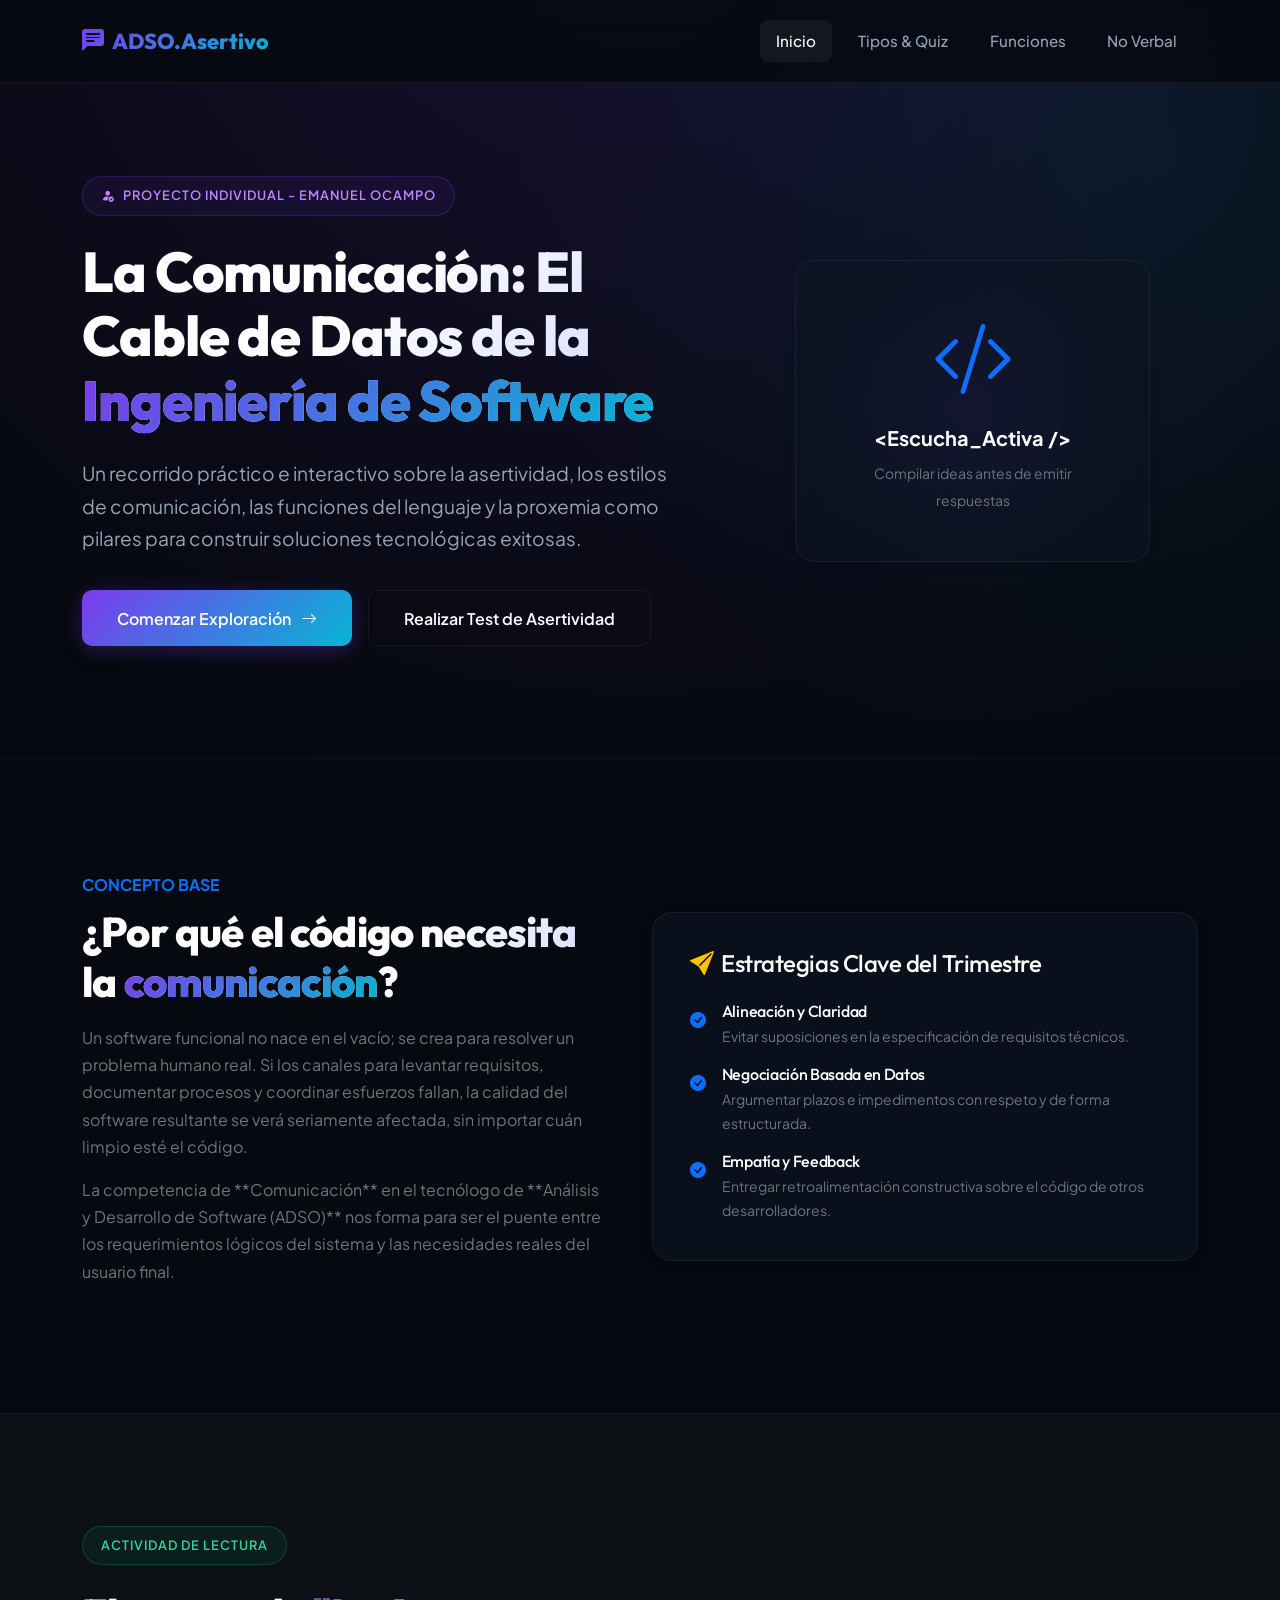
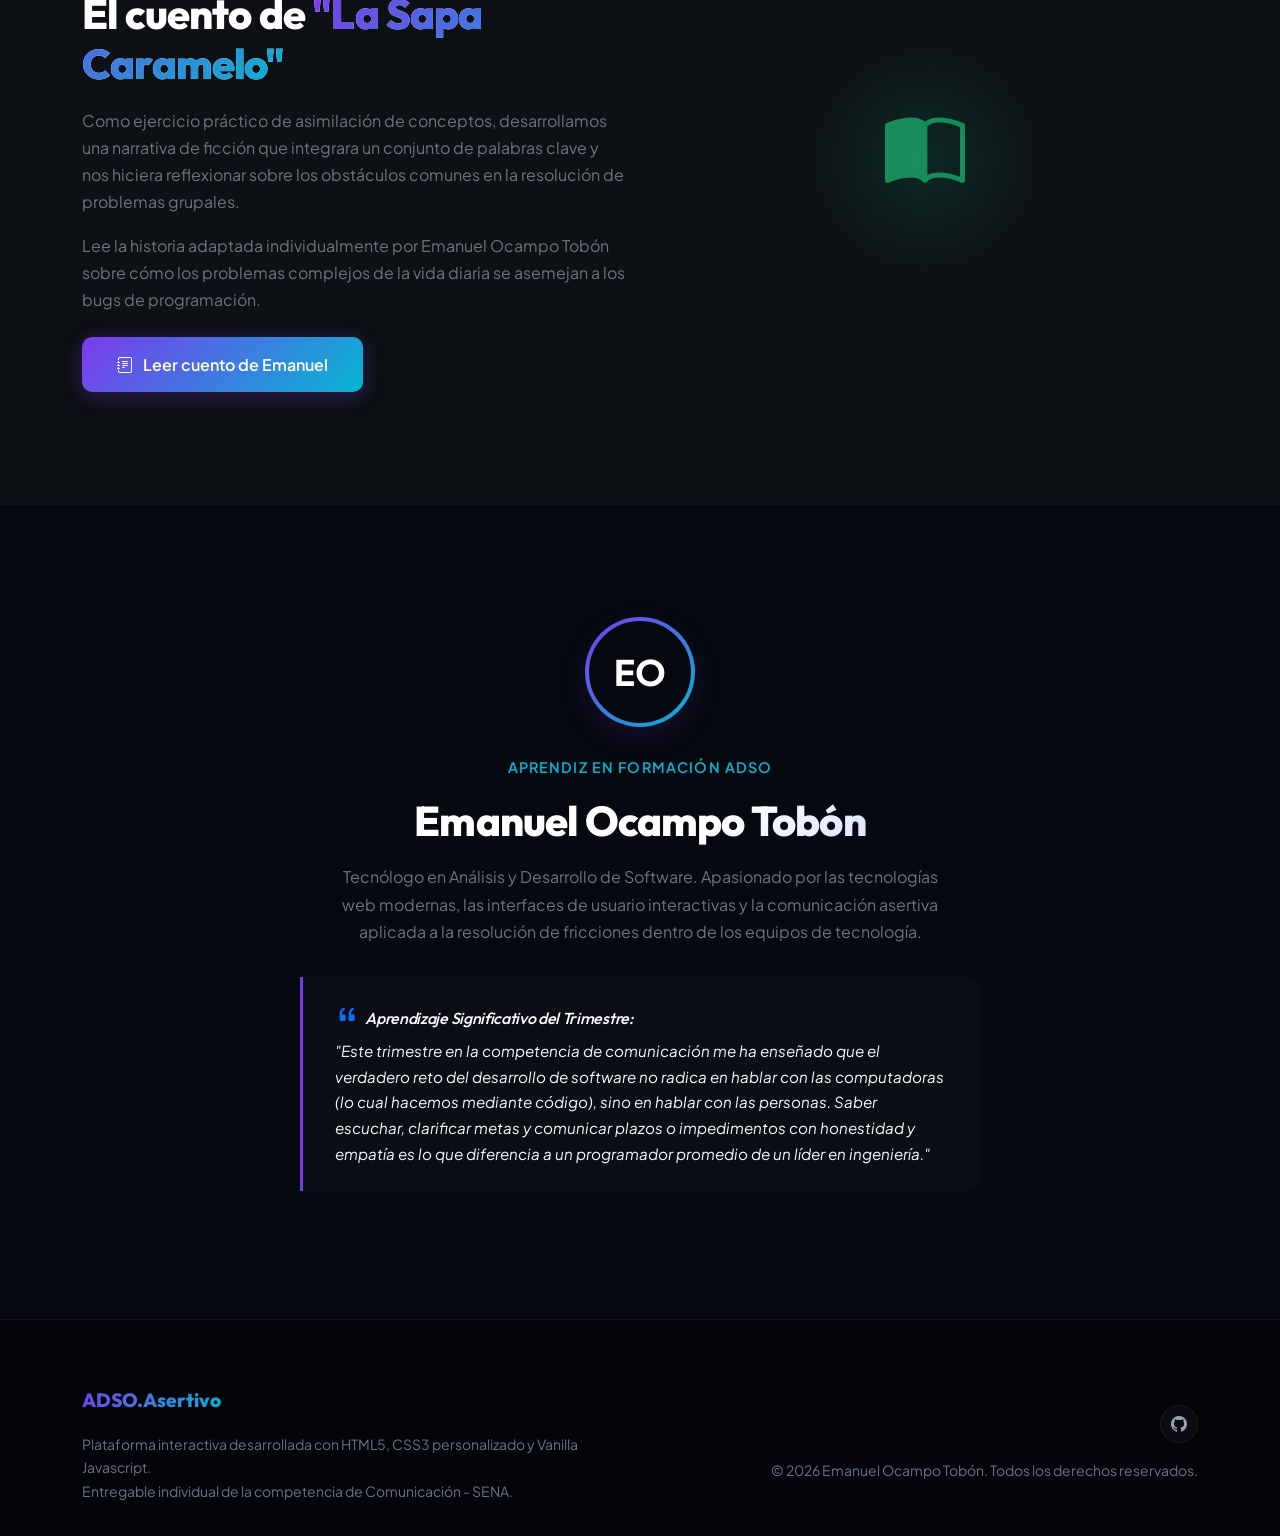
<file: index.html>
<!DOCTYPE html>
<html lang="es">
<head>
  <meta charset="UTF-8">
  <meta name="viewport" content="width=device-width, initial-scale=1.0">
  <meta name="description" content="Portal interactivo de Comunicación Asertiva en ADSO de Emanuel Ocampo Tobón. Evidencias, reflexiones y herramientas dinámicas sobre comunicación.">
  <meta name="author" content="Emanuel Ocampo Tobón">
  <title>Comunicación Asertiva en ADSO | Portal de Emanuel Ocampo</title>

  <!-- Google Fonts (Outfit & Plus Jakarta Sans) -->
  <link href="https://fonts.googleapis.com/css2?family=Outfit:wght@300;400;500;600;700;800&family=Plus+Jakarta+Sans:ital,wght@0,300;0,400;0,500;0,600;0,700;1,400&display=swap" rel="stylesheet">
  <!-- Bootstrap 5 CSS -->
  <link href="https://cdn.jsdelivr.net/npm/bootstrap@5.3.3/dist/css/bootstrap.min.css" rel="stylesheet">
  <!-- Bootstrap Icons -->
  <link href="https://cdn.jsdelivr.net/npm/bootstrap-icons@1.11.3/font/bootstrap-icons.min.css" rel="stylesheet">
  <!-- Custom Premium Styles -->
  <link href="css/main.css" rel="stylesheet">
</head>
<body>

  <!-- ==========================================================================
       NAVBAR
       ========================================================================== -->
  <nav class="navbar navbar-expand-lg navbar-dark fixed-top custom-navbar" id="main-nav">
    <div class="container">
      <a class="navbar-brand" href="index.html">
        <i class="bi bi-chat-left-text-fill text-primary"></i> ADSO.Asertivo
      </a>
      <button class="navbar-toggler" type="button" data-bs-toggle="collapse" data-bs-target="#navbarNav" aria-controls="navbarNav" aria-expanded="false" aria-label="Toggle navigation">
        <span class="navbar-toggler-icon"></span>
      </button>
      <div class="collapse navbar-collapse" id="navbarNav">
        <ul class="navbar-nav ms-auto">
          <li class="nav-item">
            <a class="nav-link" href="index.html">Inicio</a>
          </li>
          <li class="nav-item">
            <a class="nav-link" href="tipos-comunicacion.html">Tipos & Quiz</a>
          </li>
          <li class="nav-item">
            <a class="nav-link" href="funciones-lenguaje.html">Funciones</a>
          </li>
          <li class="nav-item">
            <a class="nav-link" href="comunicacion-no-verbal.html">No Verbal</a>
          </li>
        </ul>
      </div>
    </div>
  </nav>

  <!-- ==========================================================================
       HERO SECTION
       ========================================================================== -->
  <header class="hero-section d-flex align-items-center">
    <div class="container">
      <div class="row align-items-center">
        <div class="col-lg-7">
          <span class="badge-tech">
            <i class="bi bi-person-fill-check"></i> Proyecto Individual - Emanuel Ocampo
          </span>
          <h1 class="hero-title">
            La Comunicación: El Cable de Datos de la <span>Ingeniería de Software</span>
          </h1>
          <p class="hero-subtitle">
            Un recorrido práctico e interactivo sobre la asertividad, los estilos de comunicación, las funciones del lenguaje y la proxemia como pilares para construir soluciones tecnológicas exitosas.
          </p>
          <div class="d-flex flex-wrap gap-3">
            <a href="#introduccion" class="btn-premium">Comenzar Exploración <i class="bi bi-arrow-right"></i></a>
            <a href="tipos-comunicacion.html" class="btn-outline-premium">Realizar Test de Asertividad</a>
          </div>
        </div>
        <div class="col-lg-5 d-none d-lg-block">
          <div class="position-relative p-5">
            <!-- Glowing accent circle -->
            <div class="position-absolute top-50 start-50 translate-middle" style="width: 320px; height: 320px; background: radial-gradient(circle, rgba(124,58,237,0.18) 0%, rgba(0,0,0,0) 70%);"></div>
            <div class="glass-card text-center p-5">
              <i class="bi bi-code-slash display-1 text-primary mb-3 d-block"></i>
              <span class="fs-5 fw-bold text-white d-block mb-1">&lt;Escucha_Activa /&gt;</span>
              <span class="text-secondary small">Compilar ideas antes de emitir respuestas</span>
            </div>
          </div>
        </div>
      </div>
    </div>
  </header>

  <!-- ==========================================================================
       INTRODUCCION
       ========================================================================== -->
  <section id="introduccion" class="section-padding border-top border-secondary border-opacity-10">
    <div class="container">
      <div class="row align-items-center">
        <div class="col-md-6 mb-5 mb-md-0">
          <div class="pe-md-4">
            <span class="text-primary fw-bold text-uppercase tracking-wider">Concepto Base</span>
            <h2 class="section-title mt-2">¿Por qué el código necesita la <span>comunicación</span>?</h2>
            <p class="text-secondary mt-3">
              Un software funcional no nace en el vacío; se crea para resolver un problema humano real. Si los canales para levantar requisitos, documentar procesos y coordinar esfuerzos fallan, la calidad del software resultante se verá seriamente afectada, sin importar cuán limpio esté el código.
            </p>
            <p class="text-secondary">
              La competencia de **Comunicación** en el tecnólogo de **Análisis y Desarrollo de Software (ADSO)** nos forma para ser el puente entre los requerimientos lógicos del sistema y las necesidades reales del usuario final.
            </p>
          </div>
        </div>
        <div class="col-md-6">
          <div class="glass-card">
            <h3 class="h4 text-white mb-4"><i class="bi bi-send-fill text-warning me-2"></i>Estrategias Clave del Trimestre</h3>
            <ul class="list-unstyled d-flex flex-column gap-3 mb-0">
              <li class="d-flex align-items-start">
                <i class="bi bi-check-circle-fill text-primary me-3 mt-1"></i>
                <div>
                  <h4 class="h6 text-white mb-1">Alineación y Claridad</h4>
                  <p class="text-secondary small mb-0">Evitar suposiciones en la especificación de requisitos técnicos.</p>
                </div>
              </li>
              <li class="d-flex align-items-start">
                <i class="bi bi-check-circle-fill text-primary me-3 mt-1"></i>
                <div>
                  <h4 class="h6 text-white mb-1">Negociación Basada en Datos</h4>
                  <p class="text-secondary small mb-0">Argumentar plazos e impedimentos con respeto y de forma estructurada.</p>
                </div>
              </li>
              <li class="d-flex align-items-start">
                <i class="bi bi-check-circle-fill text-primary me-3 mt-1"></i>
                <div>
                  <h4 class="h6 text-white mb-1">Empatía y Feedback</h4>
                  <p class="text-secondary small mb-0">Entregar retroalimentación constructiva sobre el código de otros desarrolladores.</p>
                </div>
              </li>
            </ul>
          </div>
        </div>
      </div>
    </div>
  </section>

  <!-- ==========================================================================
       LA SAPA CARAMELO (MODAL READER)
       ========================================================================== -->
  <section id="sapa-caramelo" class="section-padding bg-dark bg-opacity-25 border-top border-secondary border-opacity-10">
    <div class="container">
      <div class="row align-items-center">
        <div class="col-lg-6 order-lg-2 mb-5 mb-lg-0 text-center">
          <div class="position-relative d-inline-block">
            <div class="position-absolute top-50 start-50 translate-middle" style="width: 250px; height: 250px; background: radial-gradient(circle, rgba(16,185,129,0.15) 0%, rgba(0,0,0,0) 70%);"></div>
            <i class="bi bi-book-half text-success display-1 mb-3 d-block"></i>
          </div>
        </div>
        <div class="col-lg-6 order-lg-1">
          <span class="badge-tech" style="background: rgba(16,185,129,0.08); border-color: rgba(16,185,129,0.25); color: #34d399;">Actividad de Lectura</span>
          <h2 class="section-title">El cuento de <span>"La Sapa Caramelo"</span></h2>
          <p class="text-secondary mt-3">
            Como ejercicio práctico de asimilación de conceptos, desarrollamos una narrativa de ficción que integrara un conjunto de palabras clave y nos hiciera reflexionar sobre los obstáculos comunes en la resolución de problemas grupales.
          </p>
          <p class="text-secondary mb-4">
            Lee la historia adaptada individualmente por Emanuel Ocampo Tobón sobre cómo los problemas complejos de la vida diaria se asemejan a los bugs de programación.
          </p>
          <button class="btn-premium" data-bs-toggle="modal" data-bs-target="#cuentoModal">
            <i class="bi bi-journal-text"></i> Leer cuento de Emanuel
          </button>
        </div>
      </div>
    </div>
  </section>

  <!-- ==========================================================================
       AUTOR / APRENDIZ EN FORMACIÓN
       ========================================================================== -->
  <section id="autor" class="section-padding border-top border-secondary border-opacity-10">
    <div class="container">
      <div class="author-card">
        <div class="author-avatar-container">
          <div class="author-avatar">EO</div>
        </div>
        <span class="author-role">Aprendiz en Formación ADSO</span>
        <h2 class="section-title">Emanuel Ocampo Tobón</h2>
        <p class="text-secondary mx-auto" style="max-width: 600px;">
          Tecnólogo en Análisis y Desarrollo de Software. Apasionado por las tecnologías web modernas, las interfaces de usuario interactivas y la comunicación asertiva aplicada a la resolución de fricciones dentro de los equipos de tecnología.
        </p>
        <blockquote class="reflection-blockquote mx-auto" style="max-width: 700px;">
          <h4 class="h6 text-white mb-2"><i class="bi bi-quote text-primary fs-4 me-1"></i> Aprendizaje Significativo del Trimestre:</h4>
          "Este trimestre en la competencia de comunicación me ha enseñado que el verdadero reto del desarrollo de software no radica en hablar con las computadoras (lo cual hacemos mediante código), sino en hablar con las personas. Saber escuchar, clarificar metas y comunicar plazos o impedimentos con honestidad y empatía es lo que diferencia a un programador promedio de un líder en ingeniería."
        </blockquote>
      </div>
    </div>
  </section>

  <!-- ==========================================================================
       CUENTO MODAL
       ========================================================================== -->
  <div class="modal fade" id="cuentoModal" tabindex="-1" aria-labelledby="cuentoModalLabel" aria-hidden="true">
    <div class="modal-dialog modal-dialog-centered modal-lg">
      <div class="modal-content custom-modal-content">
        <div class="modal-header custom-modal-header">
          <h5 class="modal-title modal-title-custom" id="cuentoModalLabel">
            <i class="bi bi-book me-2 text-success"></i> La Sapa Caramelo — Por Emanuel Ocampo
          </h5>
          <button type="button" class="btn-close btn-close-white" data-bs-dismiss="modal" aria-label="Close"></button>
        </div>
        <div class="modal-body custom-modal-body">
          <p class="lead text-white mb-3">La sapa Caramelo y la lógica del entorno</p>
          <p>
            La sapa Caramelo estaba pensativa en la cima del peñasco más alto a la orilla del río Cauca. Con la brisa fría del atardecer, un molesto <strong class="text-warning">moco</strong> comenzó a incomodarla, haciéndola reflexionar sobre lo vulnerable que es el bienestar ante los cambios repentinos del entorno.
          </p>
          <p>
            Mientras esperaba a su compañero de equipo para revisar el diseño del software que debían presentar, se entretuvo usando una pequeña <strong class="text-warning">estaca</strong> de madera para trazar diagramas de flujo improvisados en el suelo húmedo y lodoso.
          </p>
          <p>
            Al intentar ponerse de pie para recibir a su colega, notó un <strong class="text-warning">nudo</strong> ciego e intrincado en los cordones de sus botas. Era un obstáculo simple pero sumamente frustrante, idéntico a un bug inesperado en un compilador que detiene toda la ejecución de un programa por un error de sintaxis menor.
          </p>
          <p>
            Para calmar la impaciencia, sacó una botella de refresco, batallando un buen rato con la <strong class="text-warning">tapa</strong> hermética que parecía haberse atascado, hasta que logró destaparla aplicando fuerza y técnica.
          </p>
          <p>
            Finalmente, sentada en la roca contemplando la corriente constante del río, sintió la viva <strong class="text-warning">esperanza</strong> de que, al igual que los nudos rebeldes y las tapas duras, todos los problemas de la vida cotidiana y el desarrollo de software se pueden resolver con paciencia, lógica estructurada y una comunicación clara y asertiva.
          </p>
        </div>
        <div class="modal-footer custom-modal-footer">
          <button type="button" class="btn-outline-premium" data-bs-dismiss="modal">Cerrar</button>
        </div>
      </div>
    </div>
  </div>

  <!-- ==========================================================================
       FOOTER
       ========================================================================== -->
  <footer class="custom-footer">
    <div class="container">
      <div class="row align-items-center justify-content-between">
        <div class="col-md-6 text-center text-md-start mb-4 mb-md-0">
          <span class="footer-brand">ADSO.Asertivo</span>
          <p class="small mb-0">
            Plataforma interactiva desarrollada con HTML5, CSS3 personalizado y Vanilla Javascript.<br>
            Entregable individual de la competencia de Comunicación - SENA.
          </p>
        </div>
        <div class="col-md-6 text-center text-md-end">
          <div class="d-flex justify-content-center justify-content-md-end gap-3 mb-3">
            <a href="https://github.com/ocampotobonemanuel5-SVG" target="_blank" class="social-circle-btn" title="GitHub de Emanuel Ocampo">
              <i class="bi bi-github"></i>
            </a>
          </div>
          <p class="small mb-0">
            &copy; 2026 Emanuel Ocampo Tobón. Todos los derechos reservados.
          </p>
        </div>
      </div>
    </div>
  </footer>

  <!-- Bootstrap 5 JS Bundle with Popper -->
  <script src="https://cdn.jsdelivr.net/npm/bootstrap@5.3.3/dist/js/bootstrap.bundle.min.js"></script>
  <!-- Custom JS logic -->
  <script src="js/main.js"></script>
</body>
</html>
</file>
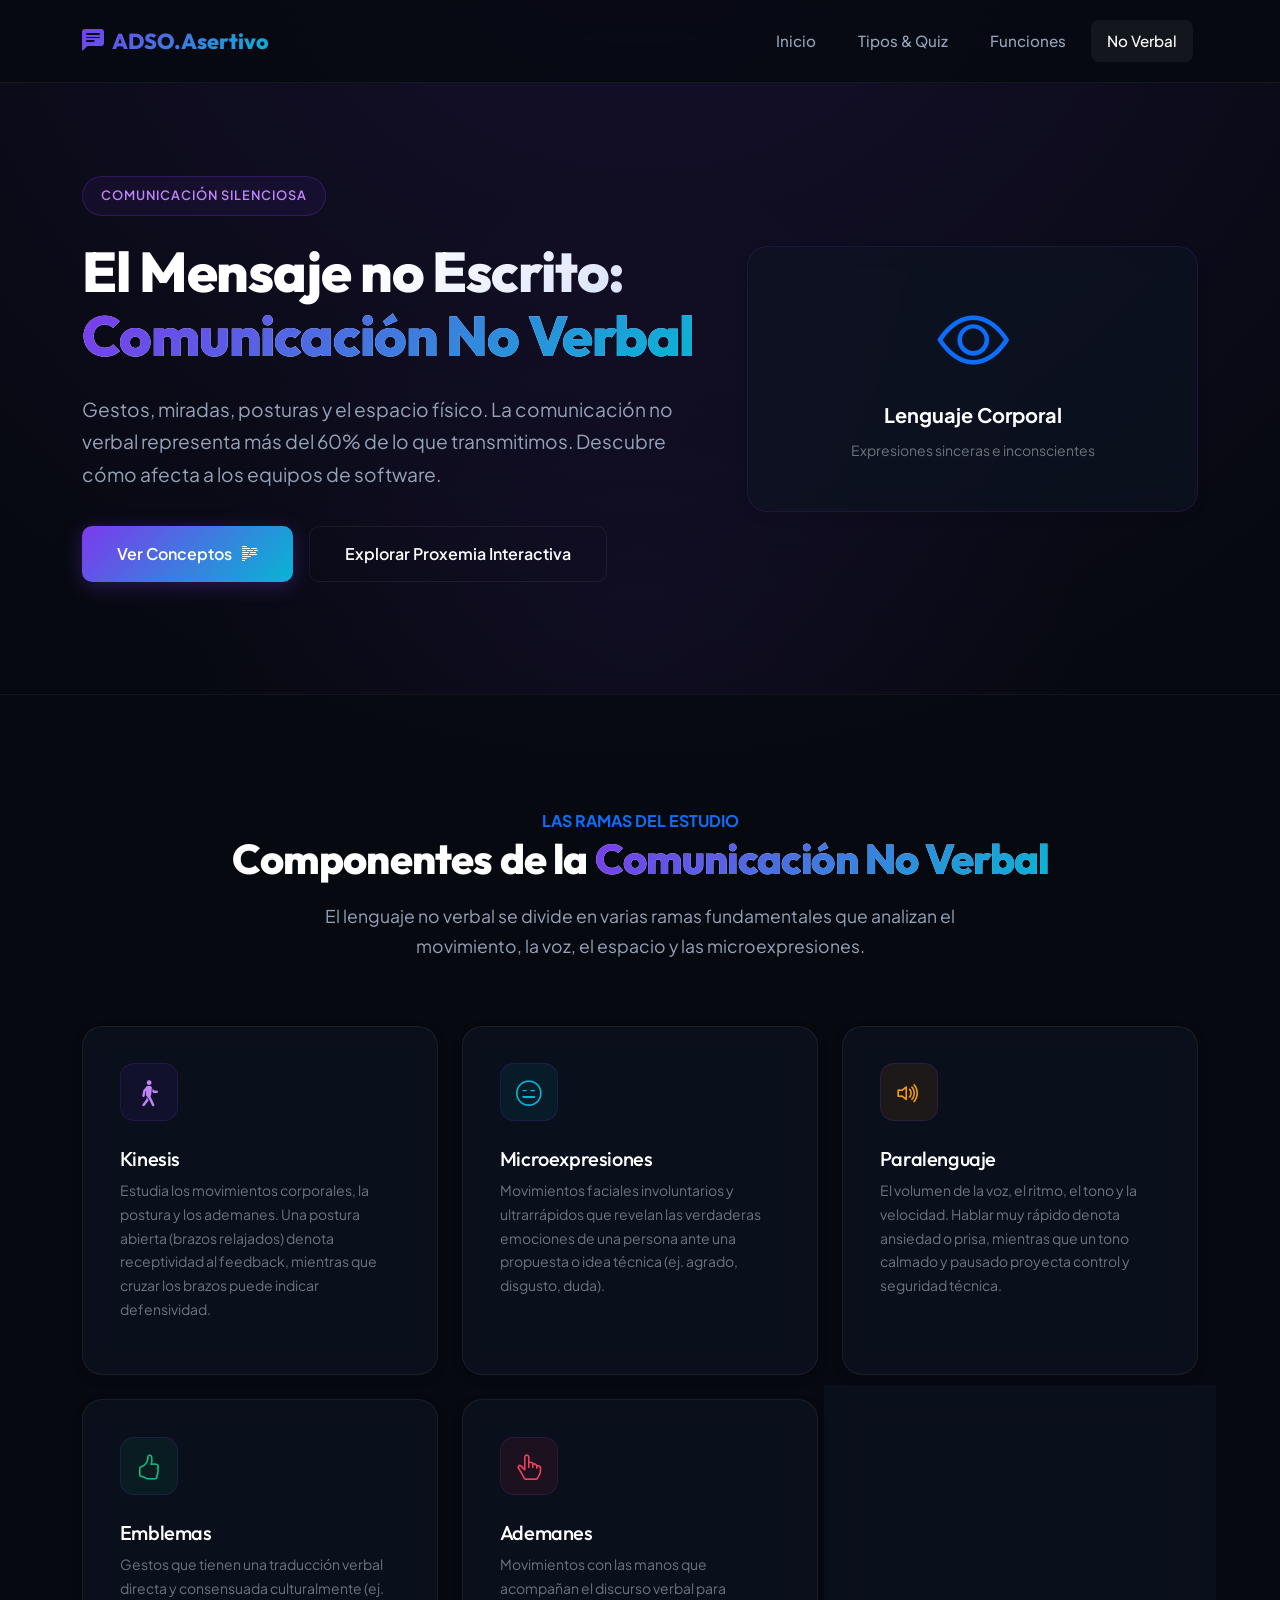
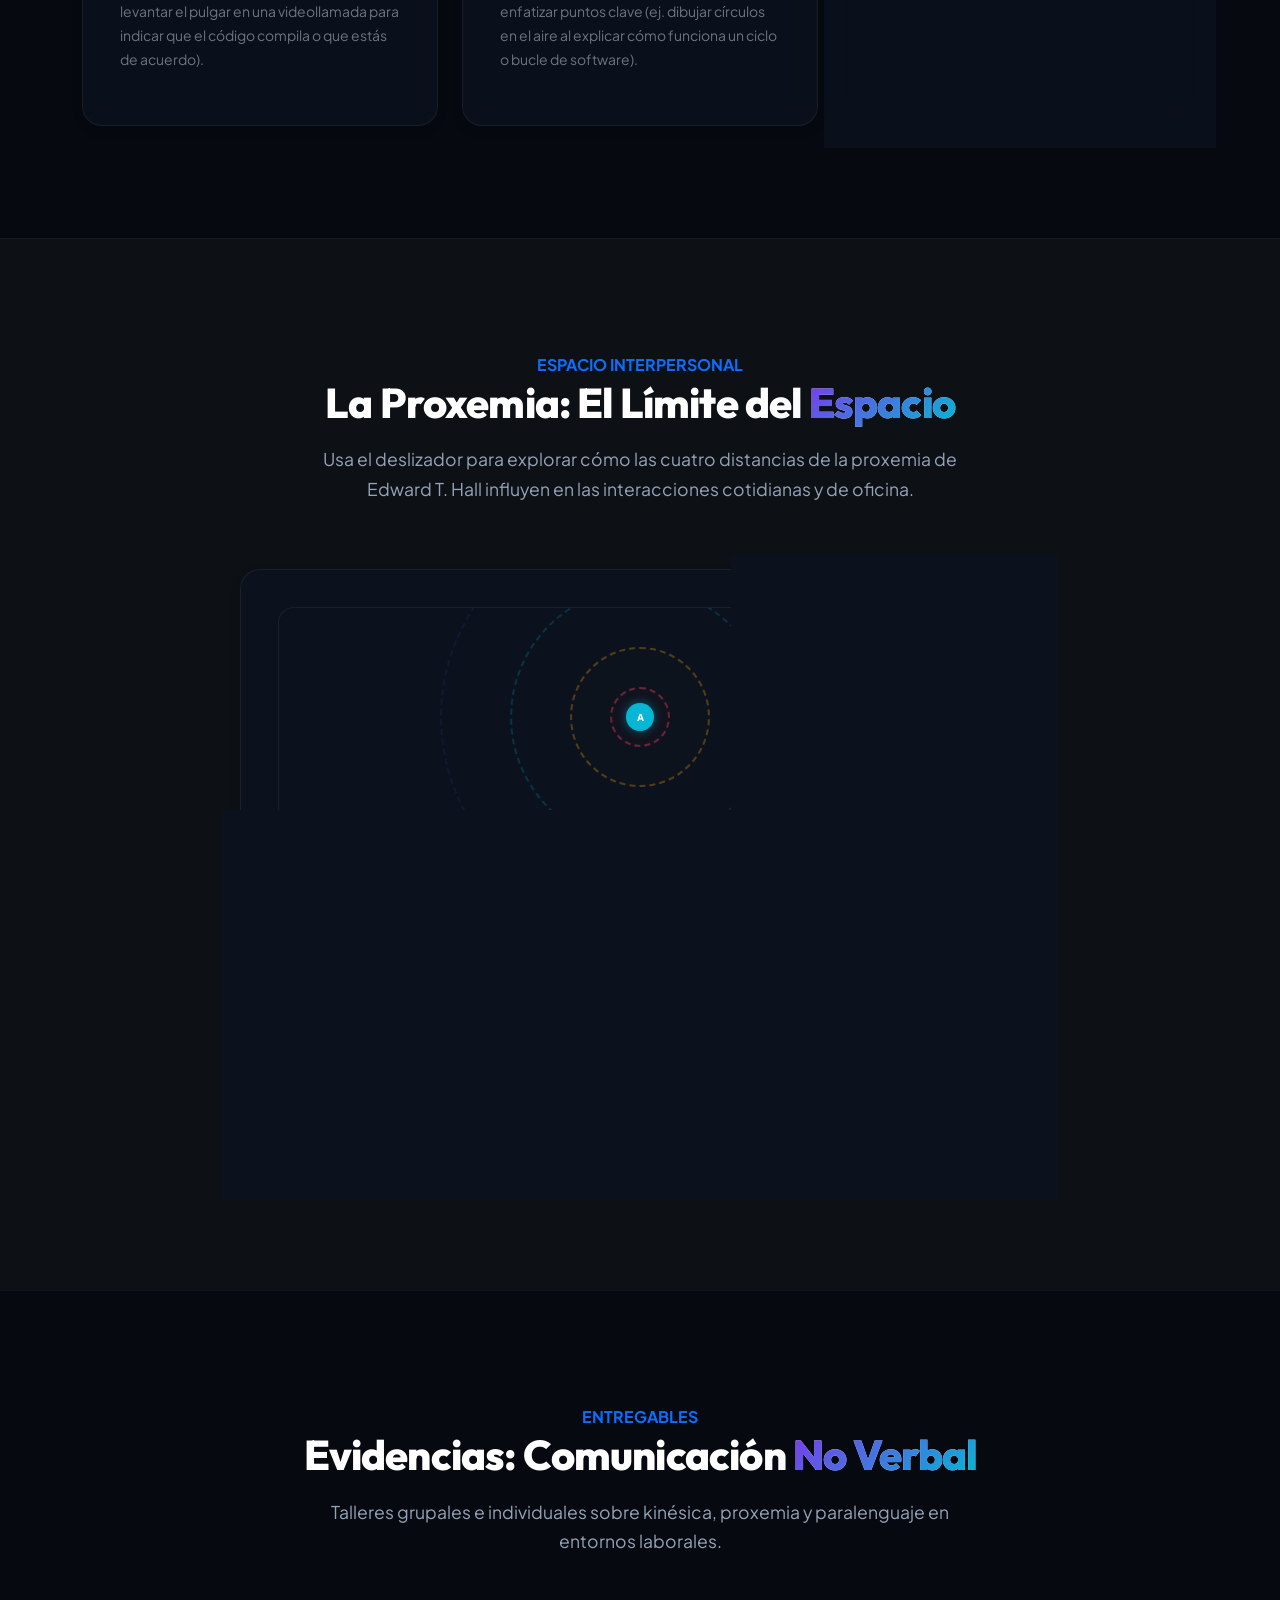
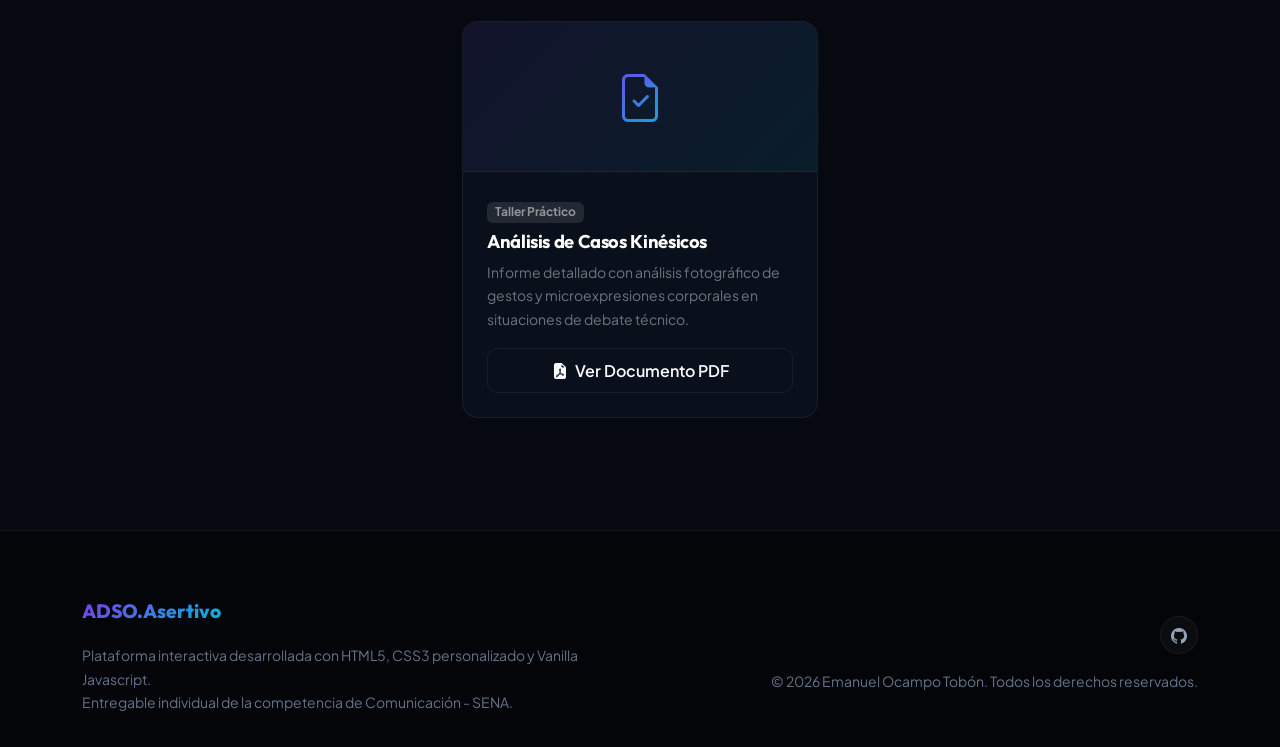
<file: comunicacion-no-verbal.html>
<!DOCTYPE html>
<html lang="es">
<head>
  <meta charset="UTF-8">
  <meta name="viewport" content="width=device-width, initial-scale=1.0">
  <meta name="description" content="El lenguaje corporal, kinésico y proxémico aplicado a las interacciones y reuniones del desarrollo de software.">
  <meta name="author" content="Emanuel Ocampo Tobón">
  <title>Comunicación No Verbal & Proxemia | ADSO.Asertivo</title>

  <!-- Google Fonts (Outfit & Plus Jakarta Sans) -->
  <link href="https://fonts.googleapis.com/css2?family=Outfit:wght@300;400;500;600;700;800&family=Plus+Jakarta+Sans:ital,wght@0,300;0,400;0,500;0,600;0,700;1,400&display=swap" rel="stylesheet">
  <!-- Bootstrap 5 CSS -->
  <link href="https://cdn.jsdelivr.net/npm/bootstrap@5.3.3/dist/css/bootstrap.min.css" rel="stylesheet">
  <!-- Bootstrap Icons -->
  <link href="https://cdn.jsdelivr.net/npm/bootstrap-icons@1.11.3/font/bootstrap-icons.min.css" rel="stylesheet">
  <!-- Custom Premium Styles -->
  <link href="css/main.css" rel="stylesheet">
</head>
<body>

  <!-- ==========================================================================
       NAVBAR
       ========================================================================== -->
  <nav class="navbar navbar-expand-lg navbar-dark fixed-top custom-navbar" id="main-nav">
    <div class="container">
      <a class="navbar-brand" href="index.html">
        <i class="bi bi-chat-left-text-fill text-primary"></i> ADSO.Asertivo
      </a>
      <button class="navbar-toggler" type="button" data-bs-toggle="collapse" data-bs-target="#navbarNav" aria-controls="navbarNav" aria-expanded="false" aria-label="Toggle navigation">
        <span class="navbar-toggler-icon"></span>
      </button>
      <div class="collapse navbar-collapse" id="navbarNav">
        <ul class="navbar-nav ms-auto">
          <li class="nav-item">
            <a class="nav-link" href="index.html">Inicio</a>
          </li>
          <li class="nav-item">
            <a class="nav-link" href="tipos-comunicacion.html">Tipos & Quiz</a>
          </li>
          <li class="nav-item">
            <a class="nav-link" href="funciones-lenguaje.html">Funciones</a>
          </li>
          <li class="nav-item">
            <a class="nav-link" href="comunicacion-no-verbal.html">No Verbal</a>
          </li>
        </ul>
      </div>
    </div>
  </nav>

  <!-- ==========================================================================
       HERO SECTION
       ========================================================================== -->
  <header class="hero-section d-flex align-items-center" style="background: radial-gradient(circle at 50% 90%, rgba(124,58,237,0.06) 0%, rgba(0,0,0,0) 50%);">
    <div class="container">
      <div class="row align-items-center">
        <div class="col-lg-7">
          <span class="badge-tech" style="background: rgba(124,58,237,0.08); border-color: rgba(124,58,237,0.25); color: #c084fc;">Comunicación Silenciosa</span>
          <h1 class="hero-title">
            El Mensaje no Escrito: <span>Comunicación No Verbal</span>
          </h1>
          <p class="hero-subtitle">
            Gestos, miradas, posturas y el espacio físico. La comunicación no verbal representa más del 60% de lo que transmitimos. Descubre cómo afecta a los equipos de software.
          </p>
          <div class="d-flex flex-wrap gap-3">
            <a href="#no-verbal-conceptos" class="btn-premium">Ver Conceptos <i class="bi bi-body-text"></i></a>
            <a href="#proxemia-section" class="btn-outline-premium">Explorar Proxemia Interactiva</a>
          </div>
        </div>
        <div class="col-lg-5 d-none d-lg-block text-center">
          <div class="glass-card p-5" style="border-color: rgba(124,58,237,0.15);">
            <i class="bi bi-eye display-2 text-primary mb-3 d-block"></i>
            <span class="fs-5 fw-bold text-white d-block mb-1">Lenguaje Corporal</span>
            <span class="text-secondary small">Expresiones sinceras e inconscientes</span>
          </div>
        </div>
      </div>
    </div>
  </header>

  <!-- ==========================================================================
       NO VERBAL CONCEPTOS
       ========================================================================== -->
  <section id="no-verbal-conceptos" class="section-padding border-top border-secondary border-opacity-10">
    <div class="container">
      <div class="text-center">
        <span class="text-primary fw-bold text-uppercase tracking-wider">Las Ramas del Estudio</span>
        <h2 class="section-title">Componentes de la <span>Comunicación No Verbal</span></h2>
        <p class="section-subtitle">
          El lenguaje no verbal se divide en varias ramas fundamentales que analizan el movimiento, la voz, el espacio y las microexpresiones.
        </p>
      </div>

      <div class="row g-4">
        <!-- Kinesis -->
        <div class="col-md-6 col-lg-4">
          <div class="glass-card">
            <div class="card-icon-wrapper">
              <i class="bi bi-person-walking"></i>
            </div>
            <h3 class="h5 text-white mb-2">Kinesis</h3>
            <p class="text-secondary small">
              Estudia los movimientos corporales, la postura y los ademanes. Una postura abierta (brazos relajados) denota receptividad al feedback, mientras que cruzar los brazos puede indicar defensividad.
            </p>
          </div>
        </div>
        <!-- Microexpresiones -->
        <div class="col-md-6 col-lg-4">
          <div class="glass-card">
            <div class="card-icon-wrapper" style="color: var(--accent-cyan); background: rgba(6,182,212,0.08);">
              <i class="bi bi-emoji-expressionless"></i>
            </div>
            <h3 class="h5 text-white mb-2">Microexpresiones</h3>
            <p class="text-secondary small">
              Movimientos faciales involuntarios y ultrarrápidos que revelan las verdaderas emociones de una persona ante una propuesta o idea técnica (ej. agrado, disgusto, duda).
            </p>
          </div>
        </div>
        <!-- Paralenguaje -->
        <div class="col-md-6 col-lg-4">
          <div class="glass-card">
            <div class="card-icon-wrapper" style="color: var(--accent-amber); background: rgba(245,158,11,0.08);">
              <i class="bi bi-volume-up"></i>
            </div>
            <h3 class="h5 text-white mb-2">Paralenguaje</h3>
            <p class="text-secondary small">
              El volumen de la voz, el ritmo, el tono y la velocidad. Hablar muy rápido denota ansiedad o prisa, mientras que un tono calmado y pausado proyecta control y seguridad técnica.
            </p>
          </div>
        </div>
        <!-- Emblemas -->
        <div class="col-md-6 col-lg-4">
          <div class="glass-card">
            <div class="card-icon-wrapper" style="color: var(--accent-emerald); background: rgba(16,185,129,0.08);">
              <i class="bi bi-hand-thumbs-up"></i>
            </div>
            <h3 class="h5 text-white mb-2">Emblemas</h3>
            <p class="text-secondary small">
              Gestos que tienen una traducción verbal directa y consensuada culturalmente (ej. levantar el pulgar en una videollamada para indicar que el código compila o que estás de acuerdo).
            </p>
          </div>
        </div>
        <!-- Ademanes -->
        <div class="col-md-6 col-lg-4">
          <div class="glass-card">
            <div class="card-icon-wrapper" style="color: var(--accent-rose); background: rgba(244,63,94,0.08);">
              <i class="bi bi-hand-index-thumb"></i>
            </div>
            <h3 class="h5 text-white mb-2">Ademanes</h3>
            <p class="text-secondary small">
              Movimientos con las manos que acompañan el discurso verbal para enfatizar puntos clave (ej. dibujar círculos en el aire al explicar cómo funciona un ciclo o bucle de software).
            </p>
          </div>
        </div>
        <!-- Escucha Activa No Verbal -->
        <div class="col-md-6 col-lg-4">
          <div class="glass-card">
            <div class="card-icon-wrapper" style="color: var(--accent-violet); background: rgba(124,58,237,0.08);">
              <i class="bi bi-eye-fill"></i>
            </div>
            <h3 class="h5 text-white mb-2">Contacto Visual</h3>
            <p class="text-secondary small">
              Mirar a los ojos o a la cámara. Demuestra interés y respeto por quien habla. Evadir la mirada durante el feedback técnico puede interpretarse como inseguridad o desinterés.
            </p>
          </div>
        </div>
      </div>
    </div>
  </section>

  <!-- ==========================================================================
       PROXEMIA INTERACTIVA SECTION
       ========================================================================== -->
  <section id="proxemia-section" class="section-padding bg-dark bg-opacity-25 border-top border-secondary border-opacity-10">
    <div class="container">
      <div class="text-center">
        <span class="text-primary fw-bold text-uppercase tracking-wider">Espacio Interpersonal</span>
        <h2 class="section-title">La Proxemia: El Límite del <span>Espacio</span></h2>
        <p class="section-subtitle">
          Usa el deslizador para explorar cómo las cuatro distancias de la proxemia de Edward T. Hall influyen en las interacciones cotidianas y de oficina.
        </p>
      </div>

      <div class="glass-card proxemia-range-container">
        <!-- Visual Simulation -->
        <div class="proxemia-visual-container">
          <!-- Concentric Circles representing zones -->
          <div class="proxemia-circle circle-public"></div>
          <div class="proxemia-circle circle-social"></div>
          <div class="proxemia-circle circle-personal"></div>
          <div class="proxemia-circle circle-intimate"></div>
          
          <!-- Avatar dots -->
          <div class="avatar-indicator">A</div> <!-- Fixed Center Person -->
          <div class="distance-indicator" id="indicator-dot">B</div> <!-- Moving Person -->
        </div>

        <!-- Slider Control -->
        <input type="range" class="proxemia-slider" id="proxemia-slider" min="0" max="3" step="1" value="2">

        <!-- Zone Description Panel -->
        <div class="p-3 bg-dark bg-opacity-50 rounded border border-secondary border-opacity-10 text-center">
          <h3 class="h5 text-white mb-2" id="proxemia-title">Espacio Social</h3>
          <span class="badge-tech mb-3 d-inline-block" id="proxemia-dist" style="background: rgba(6,182,212,0.08); border-color: rgba(6,182,212,0.2); color: var(--accent-cyan);">1.20m - 3.60m</span>
          <p class="text-secondary small mb-0" id="proxemia-desc">Cargando información del espacio...</p>
        </div>
      </div>
    </div>
  </section>

  <!-- ==========================================================================
       PORTAFOLIO DE EVIDENCIAS
       ========================================================================== -->
  <section id="evidencias" class="section-padding border-top border-secondary border-opacity-10">
    <div class="container">
      <div class="text-center">
        <span class="text-primary fw-bold text-uppercase tracking-wider">Entregables</span>
        <h2 class="section-title">Evidencias: Comunicación <span>No Verbal</span></h2>
        <p class="section-subtitle">
          Talleres grupales e individuales sobre kinésica, proxemia y paralenguaje en entornos laborales.
        </p>
      </div>

      <div class="row g-4 justify-content-center">
        <!-- Evidencia 1 -->
        <div class="col-md-6 col-lg-4">
          <div class="evidence-premium-card">
            <div class="evidence-visual-preview">
              <i class="bi bi-file-earmark-check"></i>
            </div>
            <div class="evidence-content">
              <span class="badge bg-secondary bg-opacity-25 text-white-50 mb-2">Taller Práctico</span>
              <h4 class="text-white">Análisis de Casos Kinésicos</h4>
              <p class="text-secondary small mb-3">
                Informe detallado con análisis fotográfico de gestos y microexpresiones corporales en situaciones de debate técnico.
              </p>
              <a href="documentos/taller-kinesica.pdf" target="_blank" class="btn-outline-premium w-100 text-center d-block py-2 mt-2">
                <i class="bi bi-file-earmark-pdf-fill me-1"></i> Ver Documento PDF
              </a>
            </div>
          </div>
        </div>
      </div>
    </div>
  </section>

  <!-- ==========================================================================
       FOOTER
       ========================================================================== -->
  <footer class="custom-footer">
    <div class="container">
      <div class="row align-items-center justify-content-between">
        <div class="col-md-6 text-center text-md-start mb-4 mb-md-0">
          <span class="footer-brand">ADSO.Asertivo</span>
          <p class="small mb-0">
            Plataforma interactiva desarrollada con HTML5, CSS3 personalizado y Vanilla Javascript.<br>
            Entregable individual de la competencia de Comunicación - SENA.
          </p>
        </div>
        <div class="col-md-6 text-center text-md-end">
          <div class="d-flex justify-content-center justify-content-md-end gap-3 mb-3">
            <a href="https://github.com/ocampotobonemanuel5-SVG" target="_blank" class="social-circle-btn" title="GitHub de Emanuel Ocampo">
              <i class="bi bi-github"></i>
            </a>
          </div>
          <p class="small mb-0">
            &copy; 2026 Emanuel Ocampo Tobón. Todos los derechos reservados.
          </p>
        </div>
      </div>
    </div>
  </footer>

  <!-- Bootstrap 5 JS Bundle with Popper -->
  <script src="https://cdn.jsdelivr.net/npm/bootstrap@5.3.3/dist/js/bootstrap.bundle.min.js"></script>
  <!-- Custom JS logic -->
  <script src="js/main.js"></script>
  <script src="js/diagram.js"></script>
</body>
</html>
</file>
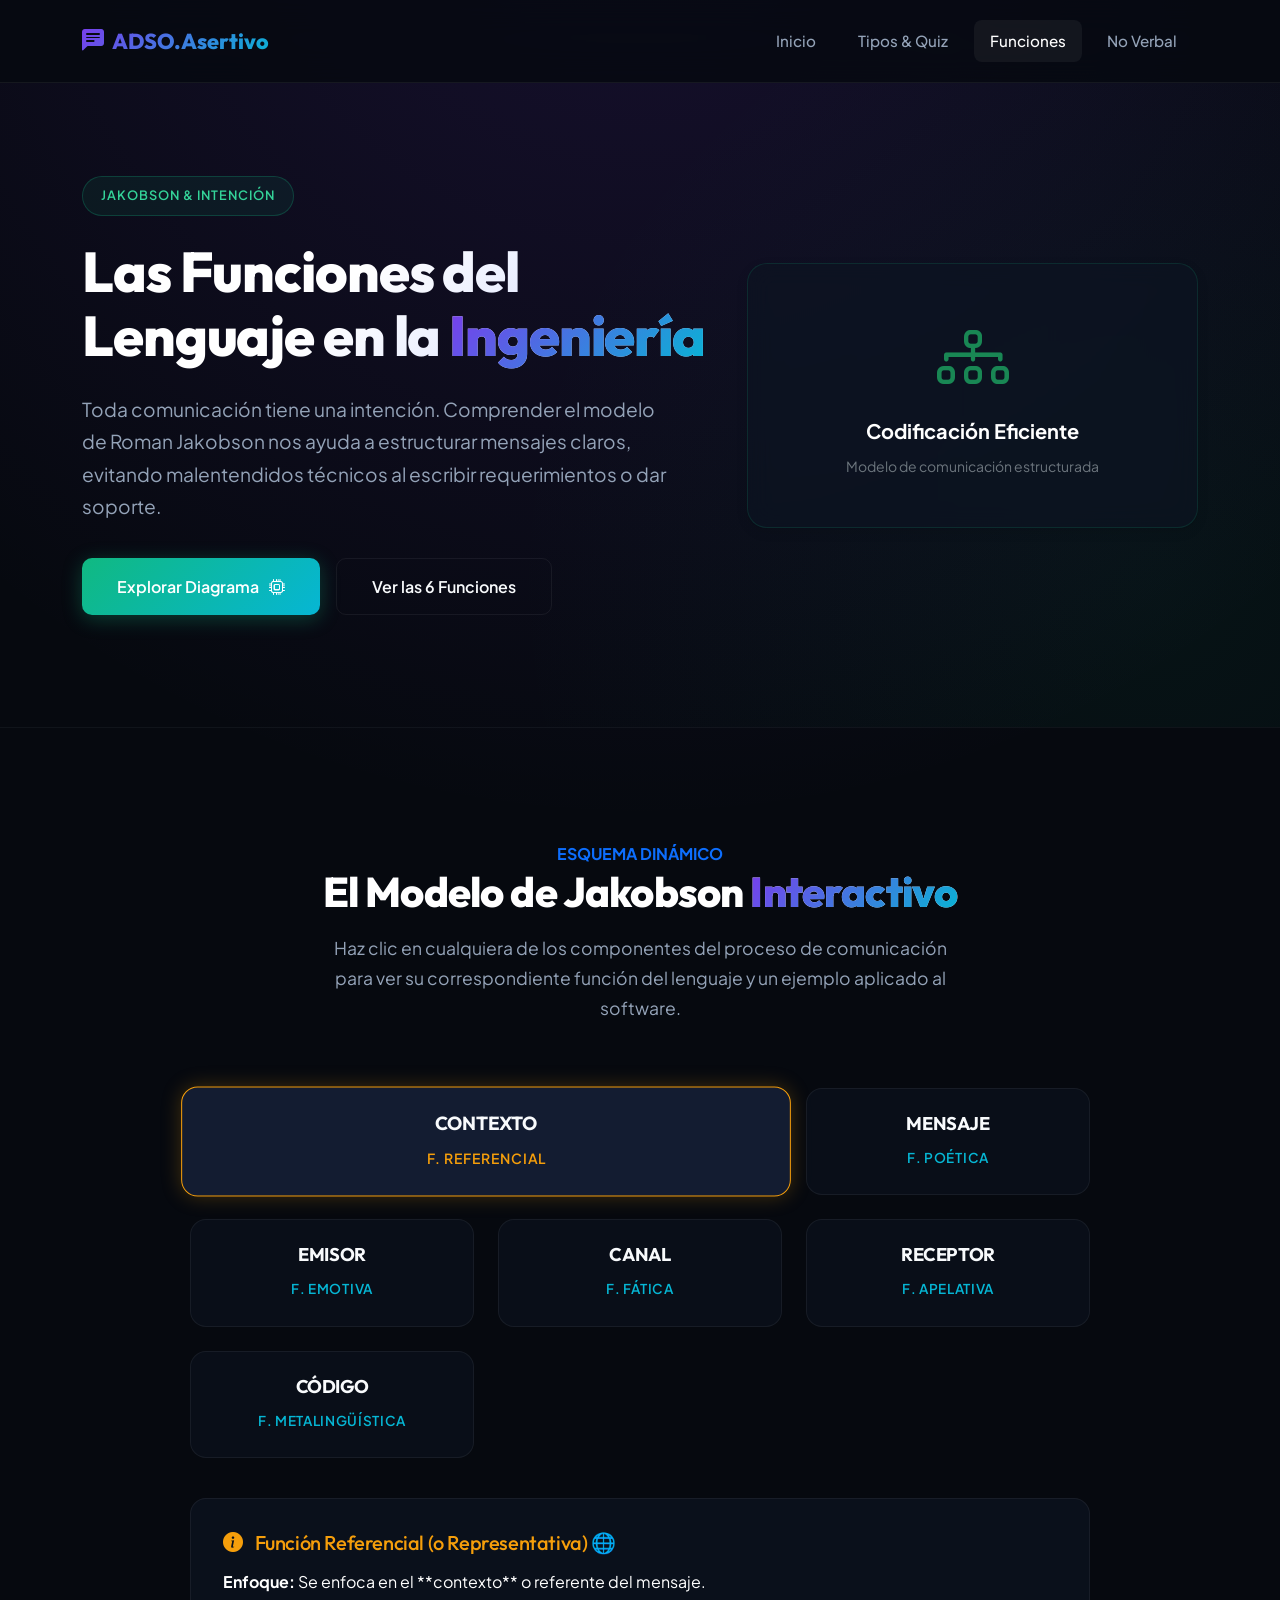
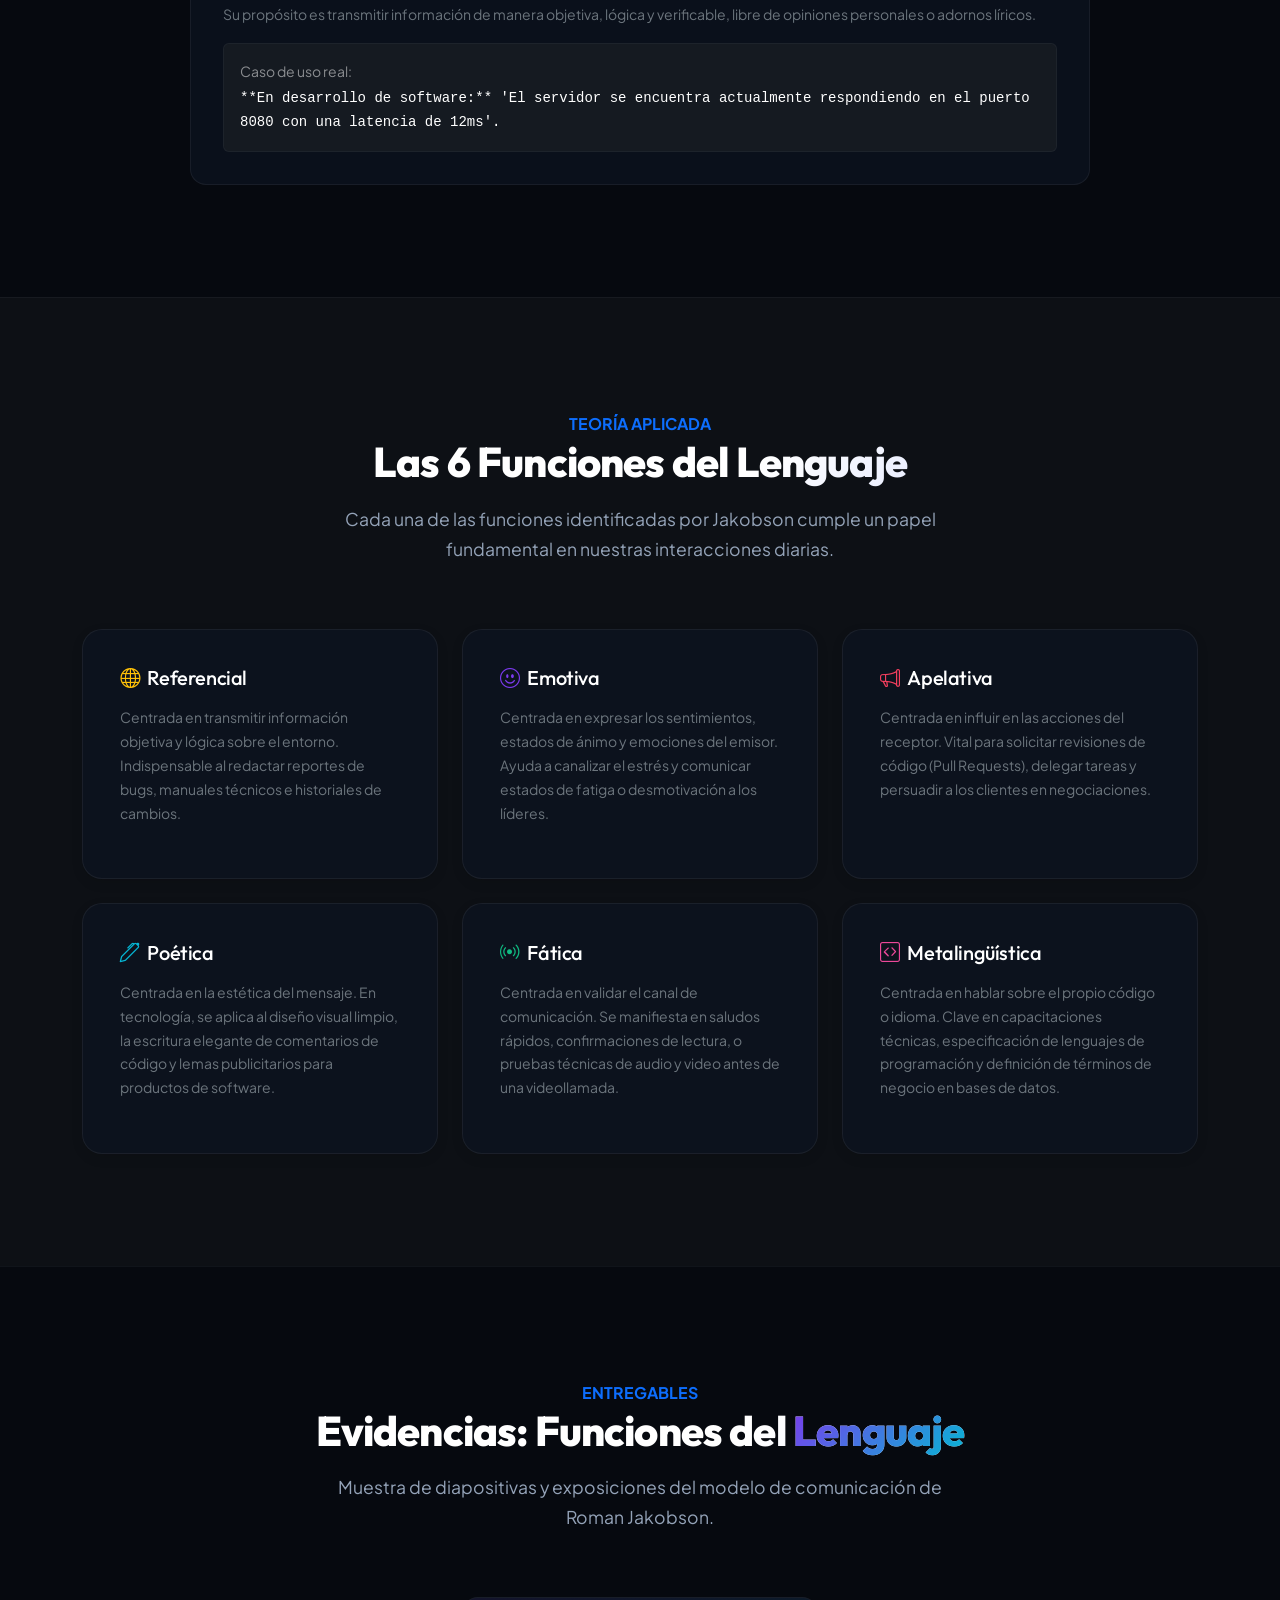
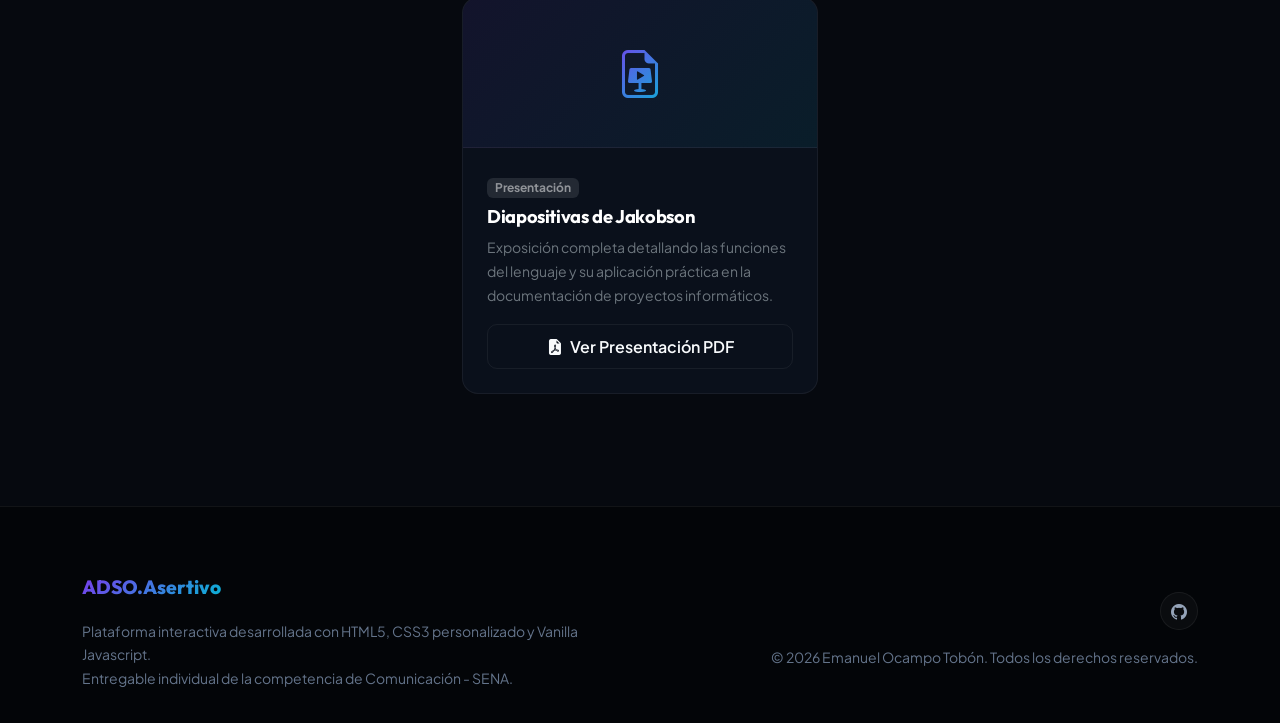
<file: funciones-lenguaje.html>
<!DOCTYPE html>
<html lang="es">
<head>
  <meta charset="UTF-8">
  <meta name="viewport" content="width=device-width, initial-scale=1.0">
  <meta name="description" content="Las funciones del lenguaje de Roman Jakobson explicadas de forma interactiva y aplicadas al desarrollo de software.">
  <meta name="author" content="Emanuel Ocampo Tobón">
  <title>Funciones del Lenguaje | ADSO.Asertivo</title>

  <!-- Google Fonts (Outfit & Plus Jakarta Sans) -->
  <link href="https://fonts.googleapis.com/css2?family=Outfit:wght@300;400;500;600;700;800&family=Plus+Jakarta+Sans:ital,wght@0,300;0,400;0,500;0,600;0,700;1,400&display=swap" rel="stylesheet">
  <!-- Bootstrap 5 CSS -->
  <link href="https://cdn.jsdelivr.net/npm/bootstrap@5.3.3/dist/css/bootstrap.min.css" rel="stylesheet">
  <!-- Bootstrap Icons -->
  <link href="https://cdn.jsdelivr.net/npm/bootstrap-icons@1.11.3/font/bootstrap-icons.min.css" rel="stylesheet">
  <!-- Custom Premium Styles -->
  <link href="css/main.css" rel="stylesheet">
</head>
<body>

  <!-- ==========================================================================
       NAVBAR
       ========================================================================== -->
  <nav class="navbar navbar-expand-lg navbar-dark fixed-top custom-navbar" id="main-nav">
    <div class="container">
      <a class="navbar-brand" href="index.html">
        <i class="bi bi-chat-left-text-fill text-primary"></i> ADSO.Asertivo
      </a>
      <button class="navbar-toggler" type="button" data-bs-toggle="collapse" data-bs-target="#navbarNav" aria-controls="navbarNav" aria-expanded="false" aria-label="Toggle navigation">
        <span class="navbar-toggler-icon"></span>
      </button>
      <div class="collapse navbar-collapse" id="navbarNav">
        <ul class="navbar-nav ms-auto">
          <li class="nav-item">
            <a class="nav-link" href="index.html">Inicio</a>
          </li>
          <li class="nav-item">
            <a class="nav-link" href="tipos-comunicacion.html">Tipos & Quiz</a>
          </li>
          <li class="nav-item">
            <a class="nav-link" href="funciones-lenguaje.html">Funciones</a>
          </li>
          <li class="nav-item">
            <a class="nav-link" href="comunicacion-no-verbal.html">No Verbal</a>
          </li>
        </ul>
      </div>
    </div>
  </nav>

  <!-- ==========================================================================
       HERO SECTION
       ========================================================================== -->
  <header class="hero-section d-flex align-items-center" style="background: radial-gradient(circle at 90% 80%, rgba(16,185,129,0.06) 0%, rgba(0,0,0,0) 50%);">
    <div class="container">
      <div class="row align-items-center">
        <div class="col-lg-7">
          <span class="badge-tech" style="background: rgba(16,185,129,0.08); border-color: rgba(16,185,129,0.25); color: #34d399;">Jakobson & Intención</span>
          <h1 class="hero-title">
            Las Funciones del Lenguaje en la <span>Ingeniería</span>
          </h1>
          <p class="hero-subtitle">
            Toda comunicación tiene una intención. Comprender el modelo de Roman Jakobson nos ayuda a estructurar mensajes claros, evitando malentendidos técnicos al escribir requerimientos o dar soporte.
          </p>
          <div class="d-flex flex-wrap gap-3">
            <a href="#interactive-diagram-section" class="btn-premium" style="background: var(--gradient-success); box-shadow: 0 4px 20px rgba(16,185,129,0.3);">Explorar Diagrama <i class="bi bi-cpu"></i></a>
            <a href="#funciones-detalle" class="btn-outline-premium">Ver las 6 Funciones</a>
          </div>
        </div>
        <div class="col-lg-5 d-none d-lg-block text-center">
          <div class="glass-card p-5" style="border-color: rgba(16,185,129,0.15);">
            <i class="bi bi-diagram-3 display-2 text-success mb-3 d-block"></i>
            <span class="fs-5 fw-bold text-white d-block mb-1">Codificación Eficiente</span>
            <span class="text-secondary small">Modelo de comunicación estructurada</span>
          </div>
        </div>
      </div>
    </div>
  </header>

  <!-- ==========================================================================
       INTERACTIVE DIAGRAM SECTION
       ========================================================================== -->
  <section id="interactive-diagram-section" class="section-padding border-top border-secondary border-opacity-10">
    <div class="container">
      <div class="text-center">
        <span class="text-primary fw-bold text-uppercase tracking-wider">Esquema Dinámico</span>
        <h2 class="section-title">El Modelo de Jakobson <span>Interactivo</span></h2>
        <p class="section-subtitle">
          Haz clic en cualquiera de los componentes del proceso de comunicación para ver su correspondiente función del lenguaje y un ejemplo aplicado al software.
        </p>
      </div>

      <!-- Interactive Grid Layout -->
      <div class="jakobson-grid">
        <!-- Contexto -->
        <div class="jakobson-box grid-col-2 grid-center" data-type="contexto">
          <div>
            <h4>CONTEXTO</h4>
            <span>F. Referencial</span>
          </div>
        </div>
        
        <!-- Mensaje (Placed in center usually) -->
        <div class="jakobson-box" data-type="mensaje">
          <h4>MENSAJE</h4>
          <span>F. Poética</span>
        </div>

        <!-- Emisor -->
        <div class="jakobson-box" data-type="emisor">
          <h4>EMISOR</h4>
          <span>F. Emotiva</span>
        </div>

        <!-- Canal -->
        <div class="jakobson-box" data-type="canal">
          <h4>CANAL</h4>
          <span>F. Fática</span>
        </div>

        <!-- Receptor -->
        <div class="jakobson-box" data-type="receptor">
          <h4>RECEPTOR</h4>
          <span>F. Apelativa</span>
        </div>

        <!-- Código -->
        <div class="jakobson-box grid-col-3 text-center" data-type="codigo">
          <h4>CÓDIGO</h4>
          <span>F. Metalingüística</span>
        </div>
      </div>

      <!-- Explanatory Panel populated by diagram.js -->
      <div class="jakobson-explain-panel" id="jakobson-explain">
        <!-- Default content loaded via script -->
      </div>
    </div>
  </section>

  <!-- ==========================================================================
       DETALLE DE LAS 6 FUNCIONES
       ========================================================================== -->
  <section id="funciones-detalle" class="section-padding bg-dark bg-opacity-25 border-top border-secondary border-opacity-10">
    <div class="container">
      <div class="text-center">
        <span class="text-primary fw-bold text-uppercase tracking-wider">Teoría Aplicada</span>
        <h2 class="section-title">Las 6 Funciones del Lenguaje</h2>
        <p class="section-subtitle">
          Cada una de las funciones identificadas por Jakobson cumple un papel fundamental en nuestras interacciones diarias.
        </p>
      </div>

      <div class="row g-4">
        <!-- Referencial -->
        <div class="col-md-6 col-lg-4">
          <div class="glass-card">
            <h3 class="h5 text-white mb-3"><i class="bi bi-globe text-warning me-2"></i>Referencial</h3>
            <p class="text-secondary small">
              Centrada en transmitir información objetiva y lógica sobre el entorno. Indispensable al redactar reportes de bugs, manuales técnicos e historiales de cambios.
            </p>
          </div>
        </div>
        <!-- Emotiva -->
        <div class="col-md-6 col-lg-4">
          <div class="glass-card">
            <h3 class="h5 text-white mb-3"><i class="bi bi-emoji-smile text-violet me-2" style="color: var(--accent-violet);"></i>Emotiva</h3>
            <p class="text-secondary small">
              Centrada en expresar los sentimientos, estados de ánimo y emociones del emisor. Ayuda a canalizar el estrés y comunicar estados de fatiga o desmotivación a los líderes.
            </p>
          </div>
        </div>
        <!-- Apelativa -->
        <div class="col-md-6 col-lg-4">
          <div class="glass-card">
            <h3 class="h5 text-white mb-3"><i class="bi bi-megaphone text-rose me-2" style="color: var(--accent-rose);"></i>Apelativa</h3>
            <p class="text-secondary small">
              Centrada en influir en las acciones del receptor. Vital para solicitar revisiones de código (Pull Requests), delegar tareas y persuadir a los clientes en negociaciones.
            </p>
          </div>
        </div>
        <!-- Poética -->
        <div class="col-md-6 col-lg-4">
          <div class="glass-card">
            <h3 class="h5 text-white mb-3"><i class="bi bi-pen text-cyan me-2" style="color: var(--accent-cyan);"></i>Poética</h3>
            <p class="text-secondary small">
              Centrada en la estética del mensaje. En tecnología, se aplica al diseño visual limpio, la escritura elegante de comentarios de código y lemas publicitarios para productos de software.
            </p>
          </div>
        </div>
        <!-- Fática -->
        <div class="col-md-6 col-lg-4">
          <div class="glass-card">
            <h3 class="h5 text-white mb-3"><i class="bi bi-broadcast text-emerald me-2" style="color: var(--accent-emerald);"></i>Fática</h3>
            <p class="text-secondary small">
              Centrada en validar el canal de comunicación. Se manifiesta en saludos rápidos, confirmaciones de lectura, o pruebas técnicas de audio y video antes de una videollamada.
            </p>
          </div>
        </div>
        <!-- Metalingüística -->
        <div class="col-md-6 col-lg-4">
          <div class="glass-card">
            <h3 class="h5 text-white mb-3"><i class="bi bi-code-square text-pink me-2" style="color: #ec4899;"></i>Metalingüística</h3>
            <p class="text-secondary small">
              Centrada en hablar sobre el propio código o idioma. Clave en capacitaciones técnicas, especificación de lenguajes de programación y definición de términos de negocio en bases de datos.
            </p>
          </div>
        </div>
      </div>
    </div>
  </section>

  <!-- ==========================================================================
       PORTAFOLIO DE EVIDENCIAS
       ========================================================================== -->
  <section id="evidencias" class="section-padding border-top border-secondary border-opacity-10">
    <div class="container">
      <div class="text-center">
        <span class="text-primary fw-bold text-uppercase tracking-wider">Entregables</span>
        <h2 class="section-title">Evidencias: Funciones del <span>Lenguaje</span></h2>
        <p class="section-subtitle">
          Muestra de diapositivas y exposiciones del modelo de comunicación de Roman Jakobson.
        </p>
      </div>

      <div class="row g-4 justify-content-center">
        <!-- Evidencia 1 -->
        <div class="col-md-6 col-lg-4">
          <div class="evidence-premium-card">
            <div class="evidence-visual-preview">
              <i class="bi bi-file-earmark-slides"></i>
            </div>
            <div class="evidence-content">
              <span class="badge bg-secondary bg-opacity-25 text-white-50 mb-2">Presentación</span>
              <h4 class="text-white">Diapositivas de Jakobson</h4>
              <p class="text-secondary small mb-3">
                Exposición completa detallando las funciones del lenguaje y su aplicación práctica en la documentación de proyectos informáticos.
              </p>
              <a href="documentos/presentacion-jakobson.pdf" target="_blank" class="btn-outline-premium w-100 text-center d-block py-2 mt-2">
                <i class="bi bi-file-earmark-pdf-fill me-1"></i> Ver Presentación PDF
              </a>
            </div>
          </div>
        </div>
      </div>
    </div>
  </section>

  <!-- ==========================================================================
       FOOTER
       ========================================================================== -->
  <footer class="custom-footer">
    <div class="container">
      <div class="row align-items-center justify-content-between">
        <div class="col-md-6 text-center text-md-start mb-4 mb-md-0">
          <span class="footer-brand">ADSO.Asertivo</span>
          <p class="small mb-0">
            Plataforma interactiva desarrollada con HTML5, CSS3 personalizado y Vanilla Javascript.<br>
            Entregable individual de la competencia de Comunicación - SENA.
          </p>
        </div>
        <div class="col-md-6 text-center text-md-end">
          <div class="d-flex justify-content-center justify-content-md-end gap-3 mb-3">
            <a href="https://github.com/ocampotobonemanuel5-SVG" target="_blank" class="social-circle-btn" title="GitHub de Emanuel Ocampo">
              <i class="bi bi-github"></i>
            </a>
          </div>
          <p class="small mb-0">
            &copy; 2026 Emanuel Ocampo Tobón. Todos los derechos reservados.
          </p>
        </div>
      </div>
    </div>
  </footer>

  <!-- Bootstrap 5 JS Bundle with Popper -->
  <script src="https://cdn.jsdelivr.net/npm/bootstrap@5.3.3/dist/js/bootstrap.bundle.min.js"></script>
  <!-- Custom JS logic -->
  <script src="js/main.js"></script>
  <script src="js/diagram.js"></script>
</body>
</html>
</file>
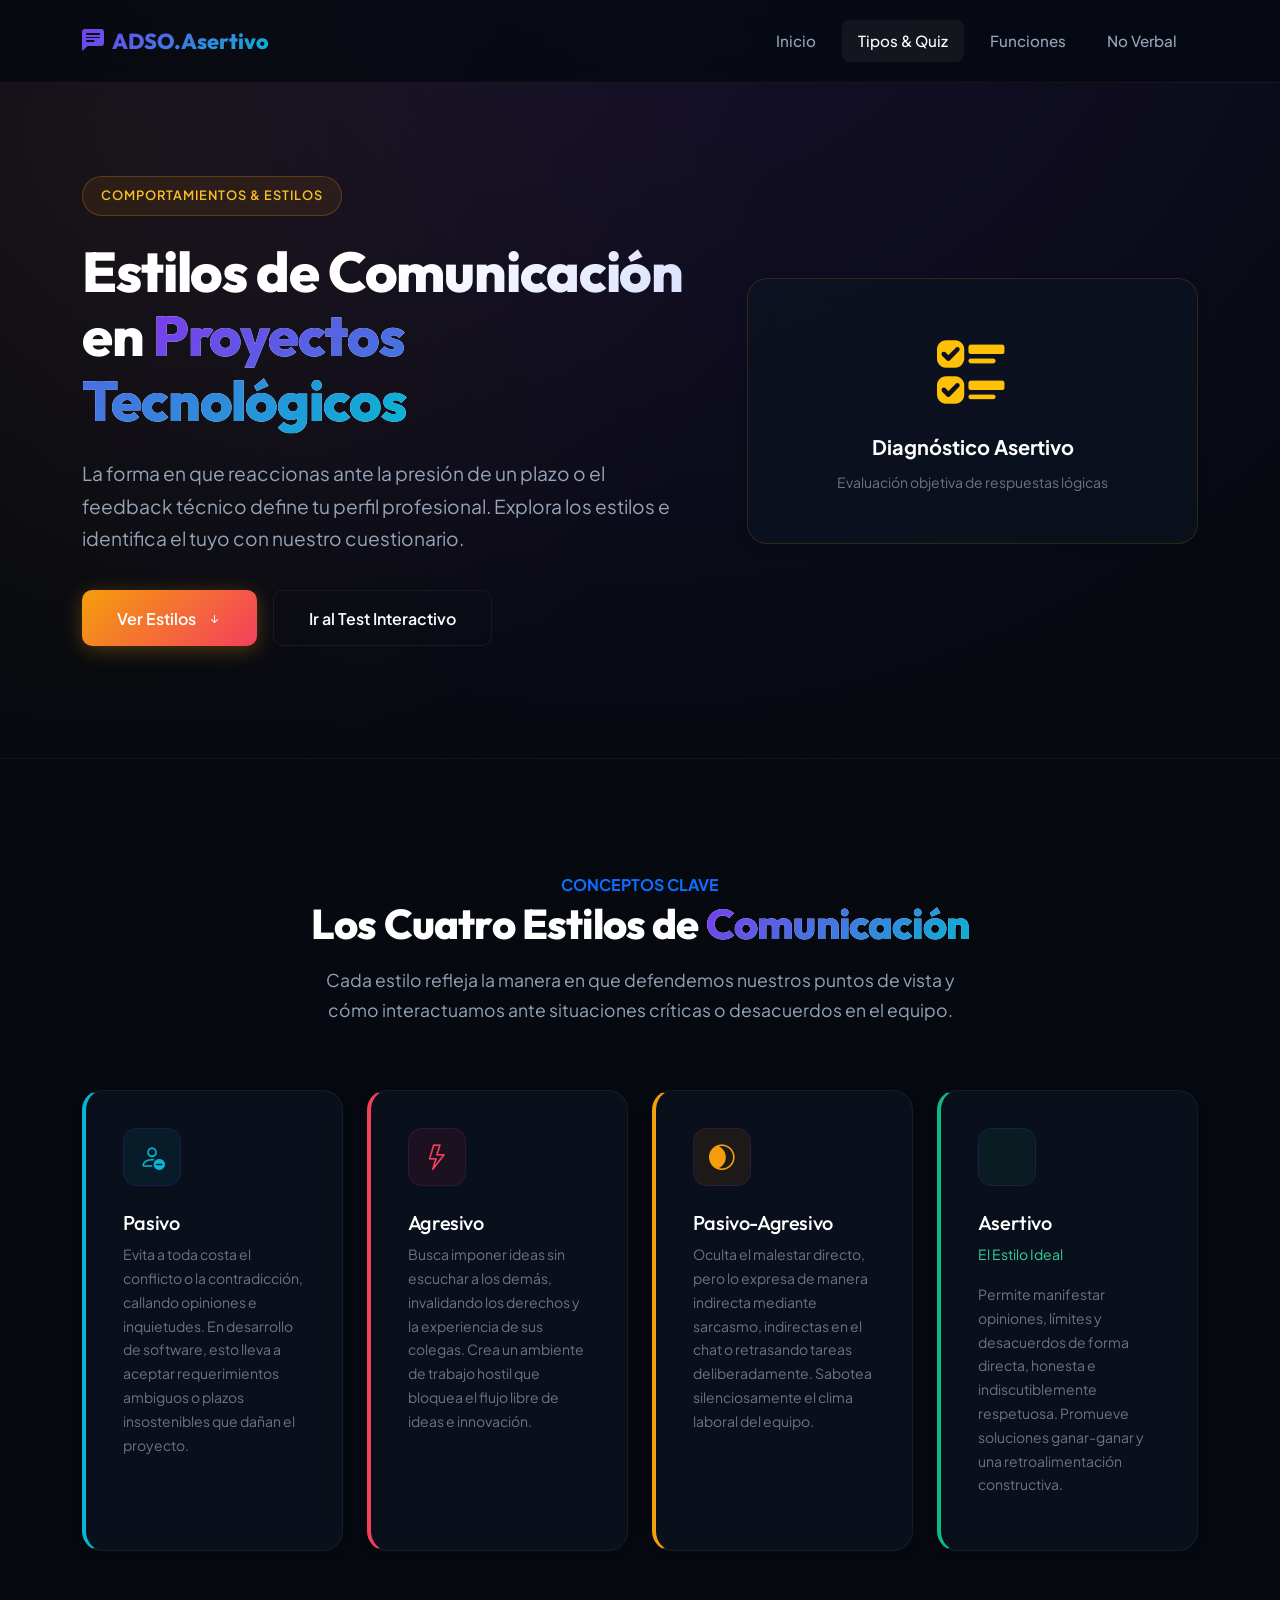
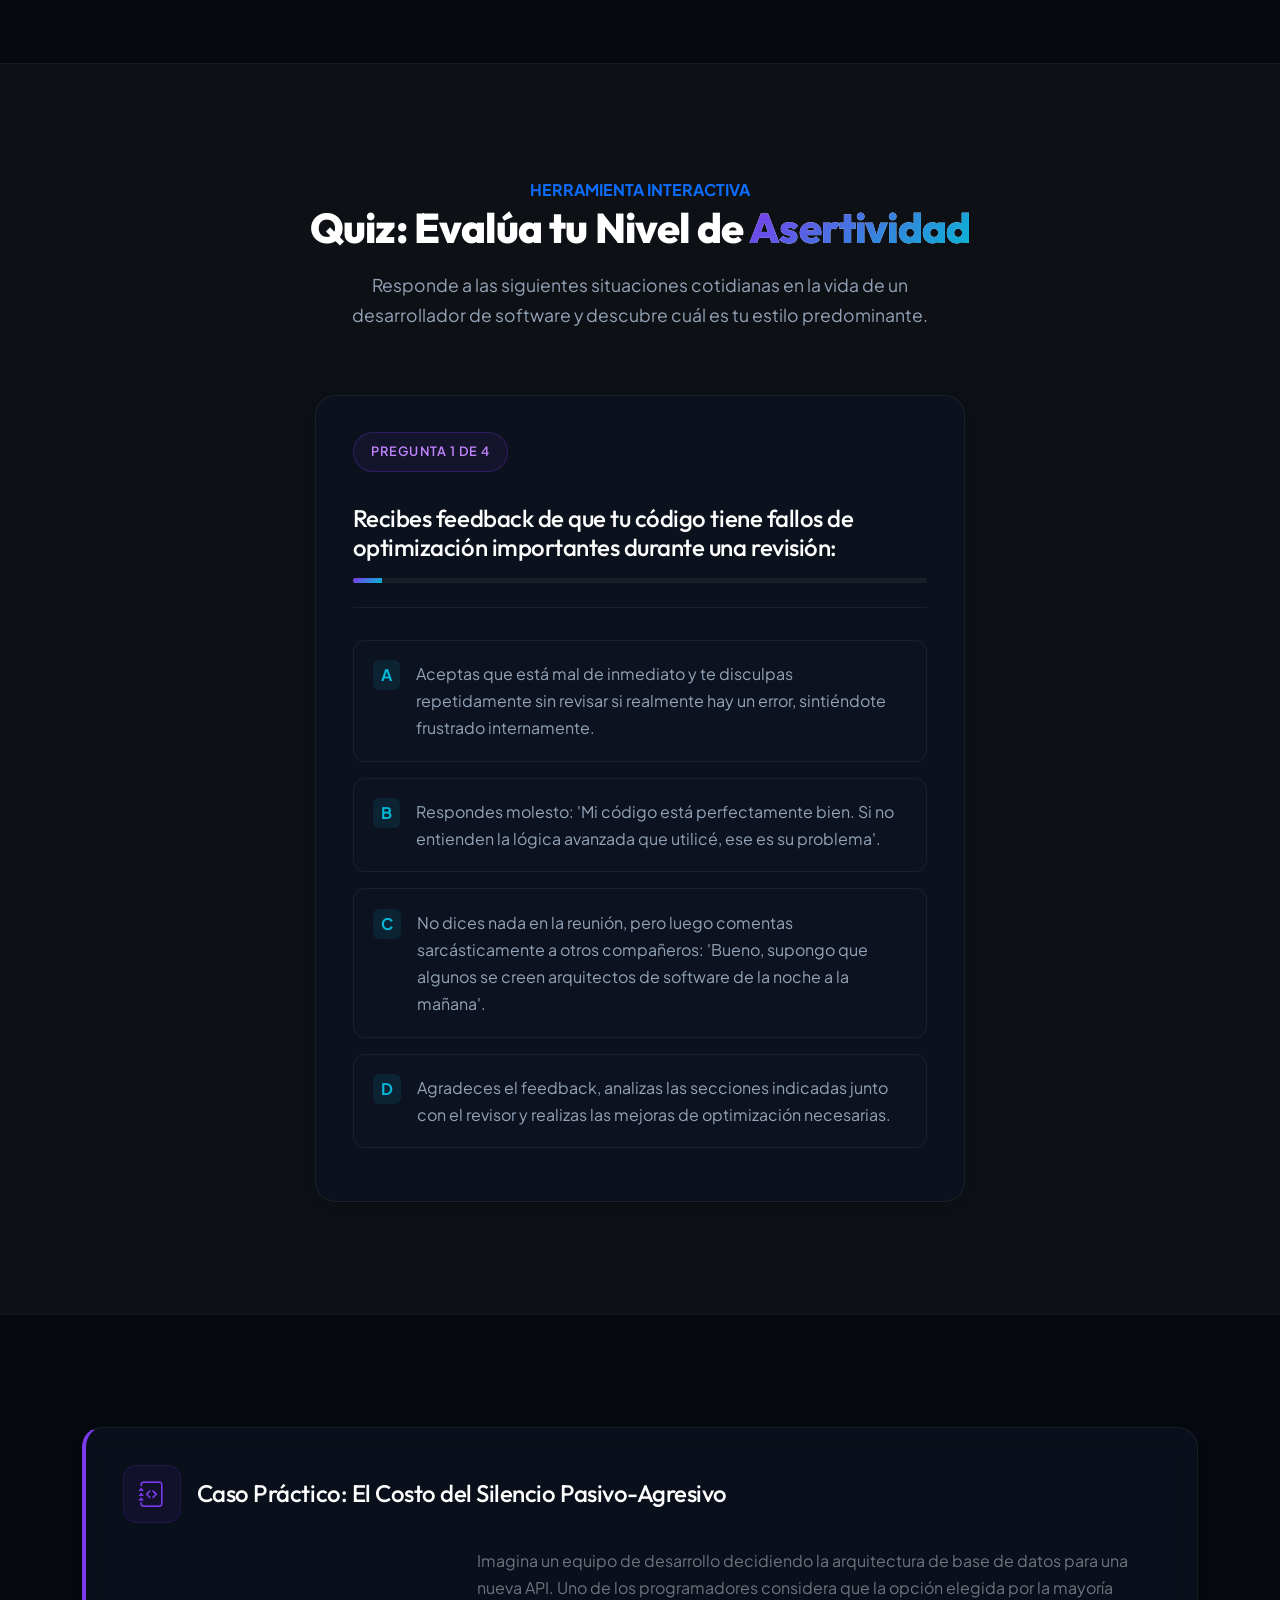
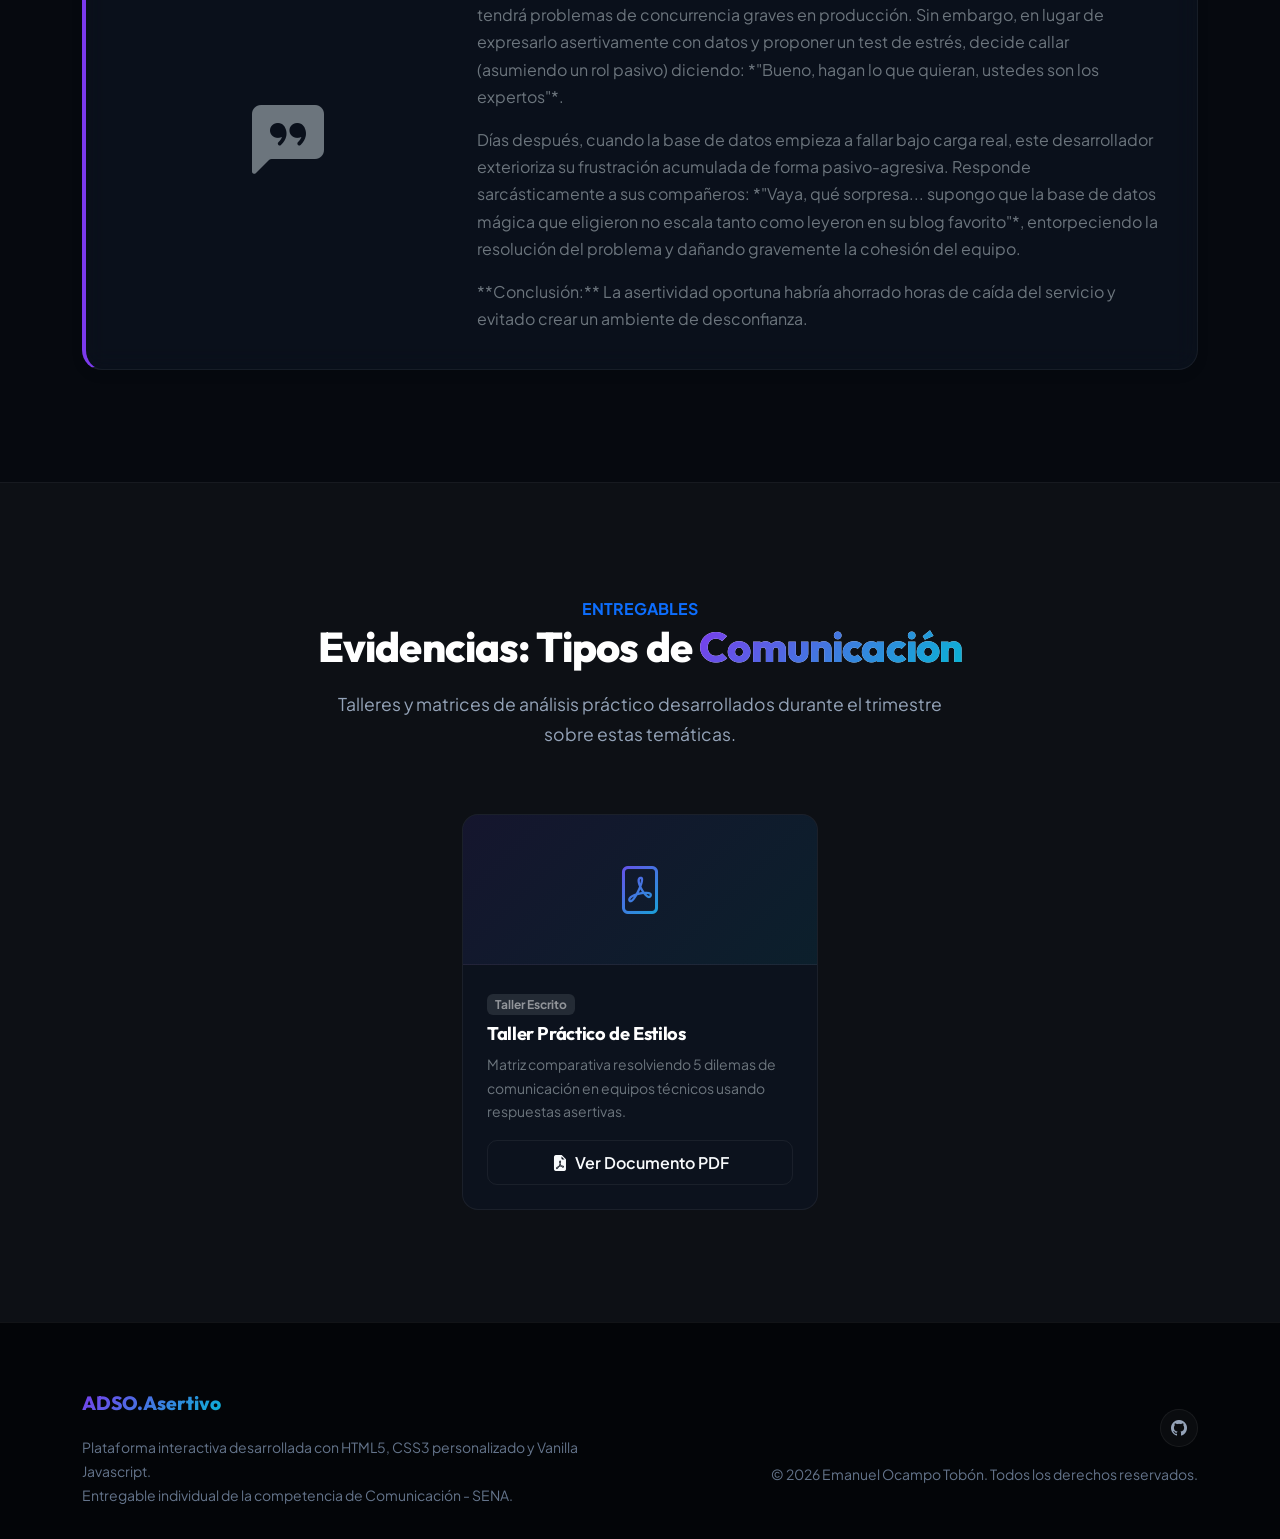
<file: tipos-comunicacion.html>
<!DOCTYPE html>
<html lang="es">
<head>
  <meta charset="UTF-8">
  <meta name="viewport" content="width=device-width, initial-scale=1.0">
  <meta name="description" content="Tipos y estilos de comunicación en el desarrollo de software. Realiza nuestro test interactivo de asertividad.">
  <meta name="author" content="Emanuel Ocampo Tobón">
  <title>Estilos de Comunicación & Quiz | ADSO.Asertivo</title>

  <!-- Google Fonts (Outfit & Plus Jakarta Sans) -->
  <link href="https://fonts.googleapis.com/css2?family=Outfit:wght@300;400;500;600;700;800&family=Plus+Jakarta+Sans:ital,wght@0,300;0,400;0,500;0,600;0,700;1,400&display=swap" rel="stylesheet">
  <!-- Bootstrap 5 CSS -->
  <link href="https://cdn.jsdelivr.net/npm/bootstrap@5.3.3/dist/css/bootstrap.min.css" rel="stylesheet">
  <!-- Bootstrap Icons -->
  <link href="https://cdn.jsdelivr.net/npm/bootstrap-icons@1.11.3/font/bootstrap-icons.min.css" rel="stylesheet">
  <!-- Custom Premium Styles -->
  <link href="css/main.css" rel="stylesheet">
</head>
<body>

  <!-- ==========================================================================
       NAVBAR
       ========================================================================== -->
  <nav class="navbar navbar-expand-lg navbar-dark fixed-top custom-navbar" id="main-nav">
    <div class="container">
      <a class="navbar-brand" href="index.html">
        <i class="bi bi-chat-left-text-fill text-primary"></i> ADSO.Asertivo
      </a>
      <button class="navbar-toggler" type="button" data-bs-toggle="collapse" data-bs-target="#navbarNav" aria-controls="navbarNav" aria-expanded="false" aria-label="Toggle navigation">
        <span class="navbar-toggler-icon"></span>
      </button>
      <div class="collapse navbar-collapse" id="navbarNav">
        <ul class="navbar-nav ms-auto">
          <li class="nav-item">
            <a class="nav-link" href="index.html">Inicio</a>
          </li>
          <li class="nav-item">
            <a class="nav-link" href="tipos-comunicacion.html">Tipos & Quiz</a>
          </li>
          <li class="nav-item">
            <a class="nav-link" href="funciones-lenguaje.html">Funciones</a>
          </li>
          <li class="nav-item">
            <a class="nav-link" href="comunicacion-no-verbal.html">No Verbal</a>
          </li>
        </ul>
      </div>
    </div>
  </nav>

  <!-- ==========================================================================
       HERO SECTION
       ========================================================================== -->
  <header class="hero-section d-flex align-items-center" style="background: radial-gradient(circle at 10% 20%, rgba(245,158,11,0.06) 0%, rgba(0,0,0,0) 50%);">
    <div class="container">
      <div class="row align-items-center">
        <div class="col-lg-7">
          <span class="badge-tech" style="background: rgba(245,158,11,0.08); border-color: rgba(245,158,11,0.25); color: #fbbf24;">Comportamientos & Estilos</span>
          <h1 class="hero-title">
            Estilos de Comunicación en <span>Proyectos Tecnológicos</span>
          </h1>
          <p class="hero-subtitle">
            La forma en que reaccionas ante la presión de un plazo o el feedback técnico define tu perfil profesional. Explora los estilos e identifica el tuyo con nuestro cuestionario.
          </p>
          <div class="d-flex flex-wrap gap-3">
            <a href="#estilos-seccion" class="btn-premium" style="background: var(--gradient-warning); box-shadow: 0 4px 20px rgba(245,158,11,0.3);">Ver Estilos <i class="bi bi-arrow-down-short"></i></a>
            <a href="#quiz-seccion" class="btn-outline-premium">Ir al Test Interactivo</a>
          </div>
        </div>
        <div class="col-lg-5 d-none d-lg-block">
          <div class="glass-card text-center p-5" style="border-color: rgba(245,158,11,0.15);">
            <i class="bi bi-ui-checks display-2 text-warning mb-3 d-block"></i>
            <span class="fs-5 fw-bold text-white d-block mb-1">Diagnóstico Asertivo</span>
            <span class="text-secondary small">Evaluación objetiva de respuestas lógicas</span>
          </div>
        </div>
      </div>
    </div>
  </header>

  <!-- ==========================================================================
       LOS 4 ESTILOS DE COMUNICACION
       ========================================================================== -->
  <section id="estilos-seccion" class="section-padding border-top border-secondary border-opacity-10">
    <div class="container">
      <div class="text-center">
        <span class="text-primary fw-bold text-uppercase tracking-wider">Conceptos Clave</span>
        <h2 class="section-title">Los Cuatro Estilos de <span>Comunicación</span></h2>
        <p class="section-subtitle">
          Cada estilo refleja la manera en que defendemos nuestros puntos de vista y cómo interactuamos ante situaciones críticas o desacuerdos en el equipo.
        </p>
      </div>

      <div class="row g-4">
        <!-- Pasivo -->
        <div class="col-md-6 col-lg-3">
          <div class="glass-card" style="border-left: 4px solid var(--accent-cyan);">
            <div class="card-icon-wrapper" style="color: var(--accent-cyan); background: rgba(6,182,212,0.08);">
              <i class="bi bi-person-dash"></i>
            </div>
            <h3 class="h5 text-white mb-2">Pasivo</h3>
            <p class="text-secondary small">
              Evita a toda costa el conflicto o la contradicción, callando opiniones e inquietudes. En desarrollo de software, esto lleva a aceptar requerimientos ambiguos o plazos insostenibles que dañan el proyecto.
            </p>
          </div>
        </div>
        <!-- Agresivo -->
        <div class="col-md-6 col-lg-3">
          <div class="glass-card" style="border-left: 4px solid var(--accent-rose);">
            <div class="card-icon-wrapper" style="color: var(--accent-rose); background: rgba(244,63,94,0.08);">
              <i class="bi bi-lightning"></i>
            </div>
            <h3 class="h5 text-white mb-2">Agresivo</h3>
            <p class="text-secondary small">
              Busca imponer ideas sin escuchar a los demás, invalidando los derechos y la experiencia de sus colegas. Crea un ambiente de trabajo hostil que bloquea el flujo libre de ideas e innovación.
            </p>
          </div>
        </div>
        <!-- Pasivo-Agresivo -->
        <div class="col-md-6 col-lg-3">
          <div class="glass-card" style="border-left: 4px solid var(--accent-amber);">
            <div class="card-icon-wrapper" style="color: var(--accent-amber); background: rgba(245,158,11,0.08);">
              <i class="bi bi-mask"></i>
            </div>
            <h3 class="h5 text-white mb-2">Pasivo-Agresivo</h3>
            <p class="text-secondary small">
              Oculta el malestar directo, pero lo expresa de manera indirecta mediante sarcasmo, indirectas en el chat o retrasando tareas deliberadamente. Sabotea silenciosamente el clima laboral del equipo.
            </p>
          </div>
        </div>
        <!-- Asertivo -->
        <div class="col-md-6 col-lg-3">
          <div class="glass-card" style="border-left: 4px solid var(--accent-emerald);">
            <div class="card-icon-wrapper" style="color: var(--accent-emerald); background: rgba(16,185,129,0.08);">
              <i class="bi bi-handshake"></i>
            </div>
            <h3 class="h5 text-white mb-2">Asertivo</h3>
            <p class="text-emerald small" style="color: #34d399 !important;">El Estilo Ideal</p>
            <p class="text-secondary small">
              Permite manifestar opiniones, límites y desacuerdos de forma directa, honesta e indiscutiblemente respetuosa. Promueve soluciones ganar-ganar y una retroalimentación constructiva.
            </p>
          </div>
        </div>
      </div>
    </div>
  </section>

  <!-- ==========================================================================
       TEST INTERACTIVO DE ASERTIVIDAD
       ========================================================================== -->
  <section id="quiz-seccion" class="section-padding bg-dark bg-opacity-25 border-top border-secondary border-opacity-10">
    <div class="container">
      <div class="text-center">
        <span class="text-primary fw-bold text-uppercase tracking-wider">Herramienta Interactiva</span>
        <h2 class="section-title">Quiz: Evalúa tu Nivel de <span>Asertividad</span></h2>
        <p class="section-subtitle">
          Responde a las siguientes situaciones cotidianas en la vida de un desarrollador de software y descubre cuál es tu estilo predominante.
        </p>
      </div>

      <div class="glass-card quiz-container" id="quiz-card">
        <!-- Loader / Initial content populated by quiz.js -->
        <div class="text-center py-5">
          <div class="spinner-border text-primary" role="status">
            <span class="visually-hidden">Cargando Quiz...</span>
          </div>
        </div>
      </div>
    </div>
  </section>

  <!-- ==========================================================================
       CASO DE ESTUDIO
       ========================================================================== -->
  <section id="caso-estudio" class="section-padding border-top border-secondary border-opacity-10">
    <div class="container">
      <div class="glass-card" style="border-left: 4px solid var(--accent-violet);">
        <div class="d-flex align-items-center gap-3 mb-4">
          <div class="card-icon-wrapper mb-0" style="color: var(--accent-violet); background: rgba(124,58,237,0.08);">
            <i class="bi bi-journal-code"></i>
          </div>
          <h3 class="h4 text-white mb-0">Caso Práctico: El Costo del Silencio Pasivo-Agresivo</h3>
        </div>
        <div class="row align-items-center">
          <div class="col-md-4 mb-4 mb-md-0 text-center">
            <i class="bi bi-chat-left-quote-fill display-2 text-secondary"></i>
          </div>
          <div class="col-md-8">
            <p class="text-secondary">
              Imagina un equipo de desarrollo decidiendo la arquitectura de base de datos para una nueva API. Uno de los programadores considera que la opción elegida por la mayoría tendrá problemas de concurrencia graves en producción. Sin embargo, en lugar de expresarlo asertivamente con datos y proponer un test de estrés, decide callar (asumiendo un rol pasivo) diciendo: *"Bueno, hagan lo que quieran, ustedes son los expertos"*.
            </p>
            <p class="text-secondary">
              Días después, cuando la base de datos empieza a fallar bajo carga real, este desarrollador exterioriza su frustración acumulada de forma pasivo-agresiva. Responde sarcásticamente a sus compañeros: *"Vaya, qué sorpresa... supongo que la base de datos mágica que eligieron no escala tanto como leyeron en su blog favorito"*, entorpeciendo la resolución del problema y dañando gravemente la cohesión del equipo.
            </p>
            <p class="text-secondary mb-0">
              **Conclusión:** La asertividad oportuna habría ahorrado horas de caída del servicio y evitado crear un ambiente de desconfianza.
            </p>
          </div>
        </div>
      </div>
    </div>
  </section>

  <!-- ==========================================================================
       PORTAFOLIO DE EVIDENCIAS
       ========================================================================== -->
  <section id="evidencias" class="section-padding bg-dark bg-opacity-25 border-top border-secondary border-opacity-10">
    <div class="container">
      <div class="text-center">
        <span class="text-primary fw-bold text-uppercase tracking-wider">Entregables</span>
        <h2 class="section-title">Evidencias: Tipos de <span>Comunicación</span></h2>
        <p class="section-subtitle">
          Talleres y matrices de análisis práctico desarrollados durante el trimestre sobre estas temáticas.
        </p>
      </div>

      <div class="row g-4 justify-content-center">
        <!-- Evidencia 1 -->
        <div class="col-md-6 col-lg-4">
          <div class="evidence-premium-card">
            <div class="evidence-visual-preview">
              <i class="bi bi-file-pdf"></i>
            </div>
            <div class="evidence-content">
              <span class="badge bg-secondary bg-opacity-25 text-white-50 mb-2">Taller Escrito</span>
              <h4 class="text-white">Taller Práctico de Estilos</h4>
              <p class="text-secondary small mb-3">
                Matriz comparativa resolviendo 5 dilemas de comunicación en equipos técnicos usando respuestas asertivas.
              </p>
              <a href="documentos/taller-estilos.pdf" target="_blank" class="btn-outline-premium w-100 text-center d-block py-2 mt-2">
                <i class="bi bi-file-earmark-pdf-fill me-1"></i> Ver Documento PDF
              </a>
            </div>
          </div>
        </div>
      </div>
    </div>
  </section>

  <!-- ==========================================================================
       FOOTER
       ========================================================================== -->
  <footer class="custom-footer">
    <div class="container">
      <div class="row align-items-center justify-content-between">
        <div class="col-md-6 text-center text-md-start mb-4 mb-md-0">
          <span class="footer-brand">ADSO.Asertivo</span>
          <p class="small mb-0">
            Plataforma interactiva desarrollada con HTML5, CSS3 personalizado y Vanilla Javascript.<br>
            Entregable individual de la competencia de Comunicación - SENA.
          </p>
        </div>
        <div class="col-md-6 text-center text-md-end">
          <div class="d-flex justify-content-center justify-content-md-end gap-3 mb-3">
            <a href="https://github.com/ocampotobonemanuel5-SVG" target="_blank" class="social-circle-btn" title="GitHub de Emanuel Ocampo">
              <i class="bi bi-github"></i>
            </a>
          </div>
          <p class="small mb-0">
            &copy; 2026 Emanuel Ocampo Tobón. Todos los derechos reservados.
          </p>
        </div>
      </div>
    </div>
  </footer>

  <!-- Bootstrap 5 JS Bundle with Popper -->
  <script src="https://cdn.jsdelivr.net/npm/bootstrap@5.3.3/dist/js/bootstrap.bundle.min.js"></script>
  <!-- Custom JS logic -->
  <script src="js/main.js"></script>
  <script src="js/quiz.js"></script>
</body>
</html>
</file>
<file: css/main.css>
/* ==========================================================================
   PORTAL DE COMUNICACIÓN ASERTIVA (ADSO) - DESIGN SYSTEM
   ========================================================================== */

@import url('https://fonts.googleapis.com/css2?family=Outfit:wght@300;400;500;600;700;800&family=Plus+Jakarta+Sans:ital,wght@0,300;0,400;0,500;0,600;0,700;1,400&display=swap');

:root {
  --font-heading: 'Outfit', sans-serif;
  --font-body: 'Plus Jakarta Sans', sans-serif;

  /* Premium Cyber-Slate Color Palette */
  --bg-main: #06090f;
  --bg-card: rgba(13, 20, 35, 0.65);
  --bg-card-hover: rgba(20, 30, 54, 0.8);
  --bg-nav: rgba(6, 9, 15, 0.8);
  --border-color: rgba(255, 255, 255, 0.06);
  --border-glow: rgba(124, 58, 237, 0.35); /* Violet glow */

  --text-primary: #f8fafc;
  --text-secondary: #94a3b8;
  --text-muted: #64748b;

  /* Accent Gradients & Solid Colors */
  --accent-violet: #7c3aed;  /* Violet */
  --accent-cyan: #06b6d4;    /* Cyan */
  --accent-emerald: #10b981; /* Emerald */
  --accent-rose: #f43f5e;    /* Rose */
  --accent-amber: #f59e0b;   /* Amber */

  --gradient-primary: linear-gradient(135deg, var(--accent-violet) 0%, var(--accent-cyan) 100%);
  --gradient-success: linear-gradient(135deg, var(--accent-emerald) 0%, var(--accent-cyan) 100%);
  --gradient-warning: linear-gradient(135deg, var(--accent-amber) 0%, var(--accent-rose) 100%);
  --gradient-dark: linear-gradient(180deg, #06090f 0%, #0d1321 100%);
  --gradient-glow: radial-gradient(circle at 50% -20%, rgba(124, 58, 237, 0.15) 0%, rgba(0, 0, 0, 0) 80%);

  /* Shadow & Transition effects */
  --shadow-sm: 0 4px 12px rgba(0, 0, 0, 0.1);
  --shadow-lg: 0 20px 40px rgba(0, 0, 0, 0.3);
  --shadow-glow: 0 10px 30px rgba(124, 58, 237, 0.15);
  --transition-smooth: all 0.4s cubic-bezier(0.16, 1, 0.3, 1);
}

/* ==========================================================================
   BASE & RESET STYLES
   ========================================================================== */

* {
  margin: 0;
  padding: 0;
  box-sizing: border-box;
}

html {
  scroll-behavior: smooth;
  font-size: 16px;
}

body {
  background-color: var(--bg-main);
  background-image: var(--gradient-glow);
  background-attachment: fixed;
  color: var(--text-primary);
  font-family: var(--font-body);
  overflow-x: hidden;
  line-height: 1.7;
}

h1, h2, h3, h4, h5, h6 {
  font-family: var(--font-heading);
  font-weight: 700;
  letter-spacing: -0.02em;
  color: var(--text-primary);
}

a {
  color: var(--accent-cyan);
  text-decoration: none;
  transition: var(--transition-smooth);
}

a:hover {
  color: var(--accent-violet);
}

/* ==========================================================================
   SCROLLBAR & SELECTION
   ========================================================================== */

::-webkit-scrollbar {
  width: 8px;
}

::-webkit-scrollbar-track {
  background: var(--bg-main);
}

::-webkit-scrollbar-thumb {
  background: rgba(255, 255, 255, 0.08);
  border-radius: 10px;
}

::-webkit-scrollbar-thumb:hover {
  background: var(--accent-violet);
}

::selection {
  background: rgba(124, 58, 237, 0.4);
  color: #fff;
}

/* ==========================================================================
   NAVBAR (Frosted Glass)
   ========================================================================== */

.custom-navbar {
  background-color: var(--bg-nav) !important;
  backdrop-filter: blur(16px);
  -webkit-backdrop-filter: blur(16px);
  border-bottom: 1px solid var(--border-color);
  padding: 1.1rem 0;
  transition: var(--transition-smooth);
}

.custom-navbar .navbar-brand {
  font-family: var(--font-heading);
  font-weight: 800;
  font-size: 1.35rem;
  background: var(--gradient-primary);
  -webkit-background-clip: text;
  -webkit-text-fill-color: transparent;
  display: flex;
  align-items: center;
  gap: 0.5rem;
}

.custom-navbar .nav-link {
  color: var(--text-secondary);
  font-weight: 500;
  font-size: 0.95rem;
  margin: 0 0.3rem;
  padding: 0.5rem 1rem !important;
  border-radius: 8px;
  transition: var(--transition-smooth);
}

.custom-navbar .nav-link:hover,
.custom-navbar .nav-link.active {
  color: #fff;
  background-color: rgba(255, 255, 255, 0.05);
}

/* ==========================================================================
   HERO SECTIONS
   ========================================================================== */

.hero-section {
  position: relative;
  padding: 11rem 0 7rem;
  overflow: hidden;
  background: radial-gradient(circle at 90% 20%, rgba(6, 182, 212, 0.08) 0%, rgba(0, 0, 0, 0) 50%);
}

.hero-title {
  font-size: 3.5rem;
  line-height: 1.15;
  font-weight: 800;
  background: linear-gradient(135deg, #ffffff 40%, #c7d2fe 100%);
  -webkit-background-clip: text;
  -webkit-text-fill-color: transparent;
  margin-bottom: 1.5rem;
}

.hero-title span {
  background: var(--gradient-primary);
  -webkit-background-clip: text;
  -webkit-text-fill-color: transparent;
}

@media (max-width: 768px) {
  .hero-title {
    font-size: 2.4rem;
  }
}

.hero-subtitle {
  color: var(--text-secondary);
  font-size: 1.2rem;
  max-width: 600px;
  margin-bottom: 2.2rem;
}

.badge-tech {
  background: rgba(124, 58, 237, 0.08);
  border: 1px solid rgba(124, 58, 237, 0.25);
  color: #c084fc;
  padding: 0.5rem 1.1rem;
  border-radius: 50px;
  font-size: 0.8rem;
  font-weight: 600;
  display: inline-flex;
  align-items: center;
  gap: 0.5rem;
  margin-bottom: 1.5rem;
  text-transform: uppercase;
  letter-spacing: 0.08em;
}

.btn-premium {
  background: var(--gradient-primary);
  color: #fff;
  border: none;
  font-weight: 600;
  padding: 0.85rem 2.2rem;
  border-radius: 10px;
  box-shadow: 0 4px 20px rgba(124, 58, 237, 0.3);
  transition: var(--transition-smooth);
  display: inline-flex;
  align-items: center;
  gap: 0.6rem;
}

.btn-premium:hover {
  transform: translateY(-2px);
  box-shadow: 0 8px 25px rgba(124, 58, 237, 0.45);
  color: #fff;
}

.btn-outline-premium {
  background: transparent;
  color: var(--text-primary);
  border: 1px solid var(--border-color);
  font-weight: 600;
  padding: 0.85rem 2.2rem;
  border-radius: 10px;
  transition: var(--transition-smooth);
}

.btn-outline-premium:hover {
  background: rgba(255, 255, 255, 0.04);
  border-color: var(--text-secondary);
  color: #fff;
}

/* ==========================================================================
   CARDS & CONTAINERS (Glassmorphism & Interactive glow)
   ========================================================================== */

.glass-card {
  background: var(--bg-card);
  backdrop-filter: blur(12px);
  -webkit-backdrop-filter: blur(12px);
  border: 1px solid var(--border-color);
  border-radius: 20px;
  padding: 2.3rem;
  height: 100%;
  transition: var(--transition-smooth);
  position: relative;
  overflow: hidden;
  box-shadow: var(--shadow-sm);
}

.glass-card::before {
  content: '';
  position: absolute;
  top: 0;
  left: 0;
  right: 0;
  height: 3px;
  background: var(--gradient-primary);
  opacity: 0;
  transition: var(--transition-smooth);
}

.glass-card:hover {
  transform: translateY(-6px);
  background: var(--bg-card-hover);
  border-color: var(--border-glow);
  box-shadow: var(--shadow-glow);
}

.glass-card:hover::before {
  opacity: 1;
}

.card-icon-wrapper {
  width: 58px;
  height: 58px;
  background: rgba(124, 58, 237, 0.08);
  border-radius: 14px;
  display: flex;
  align-items: center;
  justify-content: center;
  margin-bottom: 1.6rem;
  color: #c084fc;
  font-size: 1.6rem;
  transition: var(--transition-smooth);
  border: 1px solid rgba(124, 58, 237, 0.15);
}

.glass-card:hover .card-icon-wrapper {
  background: var(--accent-violet);
  color: #fff;
  transform: scale(1.05);
  box-shadow: 0 4px 15px rgba(124, 58, 237, 0.4);
}

/* ==========================================================================
   SECTIONS
   ========================================================================== */

.section-padding {
  padding: 7rem 0;
}

.section-title {
  font-size: 2.6rem;
  font-weight: 800;
  margin-bottom: 1.1rem;
  background: linear-gradient(135deg, #ffffff 60%, #c7d2fe 100%);
  -webkit-background-clip: text;
  -webkit-text-fill-color: transparent;
}

.section-title span {
  background: var(--gradient-primary);
  -webkit-background-clip: text;
  -webkit-text-fill-color: transparent;
}

.section-subtitle {
  color: var(--text-secondary);
  font-size: 1.1rem;
  max-width: 650px;
  margin: 0 auto 4rem;
}

/* ==========================================================================
   INTERACTIVE ESQUEMA DE JAKOBSON
   ========================================================================== */

.jakobson-grid {
  display: grid;
  grid-template-columns: repeat(3, 1fr);
  gap: 1.5rem;
  max-width: 900px;
  margin: 0 auto;
  position: relative;
}

@media (max-width: 768px) {
  .jakobson-grid {
    grid-template-columns: 1fr;
  }
}

.jakobson-box {
  background: rgba(13, 20, 35, 0.5);
  border: 1px solid var(--border-color);
  border-radius: 16px;
  padding: 1.5rem;
  text-align: center;
  transition: var(--transition-smooth);
  cursor: pointer;
  position: relative;
  z-index: 2;
}

.jakobson-box h4 {
  font-size: 1.15rem;
  margin-bottom: 0.5rem;
  color: var(--text-primary);
}

.jakobson-box span {
  font-size: 0.85rem;
  color: var(--accent-cyan);
  font-weight: 600;
  text-transform: uppercase;
  letter-spacing: 0.05em;
}

.jakobson-box:hover,
.jakobson-box.active {
  background: rgba(20, 30, 54, 0.9);
  border-color: var(--accent-cyan);
  box-shadow: 0 0 20px rgba(6, 182, 212, 0.25);
  transform: scale(1.03);
}

.jakobson-box.active-emisor { border-color: var(--accent-violet); box-shadow: 0 0 20px rgba(124, 58, 237, 0.25); }
.jakobson-box.active-emisor span { color: var(--accent-violet); }

.jakobson-box.active-receptor { border-color: var(--accent-rose); box-shadow: 0 0 20px rgba(244, 63, 94, 0.25); }
.jakobson-box.active-receptor span { color: var(--accent-rose); }

.jakobson-box.active-contexto { border-color: var(--accent-amber); box-shadow: 0 0 20px rgba(245, 158, 11, 0.25); }
.jakobson-box.active-contexto span { color: var(--accent-amber); }

.jakobson-box.active-mensaje { border-color: var(--accent-cyan); box-shadow: 0 0 20px rgba(6, 182, 212, 0.25); }
.jakobson-box.active-mensaje span { color: var(--accent-cyan); }

.jakobson-box.active-canal { border-color: var(--accent-emerald); box-shadow: 0 0 20px rgba(16, 185, 129, 0.25); }
.jakobson-box.active-canal span { color: var(--accent-emerald); }

.jakobson-box.active-codigo { border-color: #ec4899; box-shadow: 0 0 20px rgba(236, 72, 153, 0.25); }
.jakobson-box.active-codigo span { color: #ec4899; }

/* Grid positioning helpers */
.grid-col-2 { grid-column: span 2; }
.grid-center { display: flex; justify-content: center; align-items: center; }

/* Panel explicativo de la función seleccionada */
.jakobson-explain-panel {
  background: var(--bg-card);
  border: 1px solid var(--border-color);
  border-radius: 16px;
  padding: 2rem;
  max-width: 900px;
  margin: 2.5rem auto 0;
  transition: var(--transition-smooth);
}

.jakobson-explain-title {
  color: var(--text-primary);
  display: flex;
  align-items: center;
  gap: 0.75rem;
  margin-bottom: 0.8rem;
}

/* ==========================================================================
   QUIZ DE ESTILOS DE COMUNICACIÓN
   ========================================================================== */

.quiz-container {
  max-width: 650px;
  margin: 0 auto;
}

.quiz-header {
  border-bottom: 1px solid var(--border-color);
  padding-bottom: 1.5rem;
  margin-bottom: 2rem;
}

.quiz-progress-bar {
  height: 5px;
  width: 100%;
  background: rgba(255, 255, 255, 0.05);
  border-radius: 10px;
  overflow: hidden;
  margin-top: 1rem;
}

.quiz-progress {
  height: 100%;
  width: 25%;
  background: var(--gradient-primary);
  transition: var(--transition-smooth);
}

.quiz-option-btn {
  background: rgba(13, 20, 35, 0.5);
  border: 1px solid var(--border-color);
  border-radius: 12px;
  padding: 1.2rem;
  width: 100%;
  text-align: left;
  color: var(--text-secondary);
  font-family: var(--font-body);
  transition: var(--transition-smooth);
  margin-bottom: 1rem;
  cursor: pointer;
  display: flex;
  gap: 1rem;
}

.quiz-option-btn:hover {
  background: rgba(20, 30, 54, 0.8);
  border-color: var(--accent-cyan);
  color: #fff;
  transform: translateX(4px);
}

.quiz-option-btn .option-letter {
  font-weight: 700;
  color: var(--accent-cyan);
  background: rgba(6, 182, 212, 0.1);
  padding: 0.1rem 0.5rem;
  border-radius: 6px;
}

.quiz-result-card {
  text-align: center;
  padding: 2.5rem;
}

.result-percentage {
  font-size: 4rem;
  font-family: var(--font-heading);
  font-weight: 800;
  background: var(--gradient-primary);
  -webkit-background-clip: text;
  -webkit-text-fill-color: transparent;
  margin: 1.5rem 0;
}

/* ==========================================================================
   SLIDER DE PROXEMIA
   ========================================================================== */

.proxemia-range-container {
  max-width: 800px;
  margin: 0 auto;
}

.proxemia-slider {
  -webkit-appearance: none;
  width: 100%;
  height: 8px;
  border-radius: 5px;
  background: rgba(255, 255, 255, 0.08);
  outline: none;
  margin: 2.5rem 0;
}

.proxemia-slider::-webkit-slider-thumb {
  -webkit-appearance: none;
  appearance: none;
  width: 24px;
  height: 24px;
  border-radius: 50%;
  background: var(--accent-cyan);
  cursor: pointer;
  box-shadow: 0 0 15px rgba(6, 182, 212, 0.6);
  transition: var(--transition-smooth);
}

.proxemia-slider::-webkit-slider-thumb:hover {
  transform: scale(1.2);
}

.proxemia-visual-container {
  height: 220px;
  position: relative;
  background: rgba(13, 20, 35, 0.3);
  border: 1px solid var(--border-color);
  border-radius: 16px;
  overflow: hidden;
  margin-bottom: 2rem;
  display: flex;
  justify-content: center;
  align-items: center;
}

.proxemia-circle {
  border-radius: 50%;
  position: absolute;
  top: 50%;
  left: 50%;
  transform: translate(-50%, -50%);
  border: 2px dashed rgba(255, 255, 255, 0.05);
  transition: var(--transition-smooth);
  pointer-events: none;
}

.circle-intimate { width: 60px; height: 60px; border-color: rgba(244, 63, 94, 0.4); background: rgba(244, 63, 94, 0.02); }
.circle-personal { width: 140px; height: 140px; border-color: rgba(245, 158, 11, 0.3); background: rgba(245, 158, 11, 0.01); }
.circle-social { width: 260px; height: 260px; border-color: rgba(6, 182, 212, 0.2); }
.circle-public { width: 400px; height: 400px; border-color: rgba(124, 58, 237, 0.1); }

.avatar-indicator {
  width: 28px;
  height: 28px;
  background: var(--accent-cyan);
  border-radius: 50%;
  position: absolute;
  top: 50%;
  left: 50%;
  transform: translate(-50%, -50%);
  z-index: 5;
  box-shadow: 0 0 10px rgba(6, 182, 212, 0.5);
  display: flex;
  align-items: center;
  justify-content: center;
  font-size: 0.6rem;
  font-weight: 800;
  color: #fff;
}

.distance-indicator {
  width: 24px;
  height: 24px;
  background: var(--accent-rose);
  border-radius: 50%;
  position: absolute;
  top: 50%;
  left: 60%; /* Will animate with JS */
  transform: translate(-50%, -50%);
  z-index: 6;
  box-shadow: 0 0 10px rgba(244, 63, 94, 0.5);
  transition: left 0.3s cubic-bezier(0.16, 1, 0.3, 1);
  display: flex;
  align-items: center;
  justify-content: center;
  font-size: 0.6rem;
  font-weight: 800;
  color: #fff;
}

/* ==========================================================================
   PORTAFOLIO DE EVIDENCIAS & AUTOR CARD
   ========================================================================== */

.author-card {
  max-width: 680px;
  margin: 0 auto;
  text-align: center;
}

.author-avatar-container {
  width: 110px;
  height: 110px;
  border-radius: 50%;
  padding: 4px;
  background: var(--gradient-primary);
  margin: 0 auto 1.8rem;
  box-shadow: var(--shadow-glow);
}

.author-avatar {
  width: 100%;
  height: 100%;
  border-radius: 50%;
  background: var(--bg-main);
  border: 4px solid var(--bg-main);
  display: flex;
  align-items: center;
  justify-content: center;
  font-size: 2.2rem;
  font-weight: 800;
  color: #fff;
}

.author-role {
  color: var(--accent-cyan);
  font-weight: 600;
  text-transform: uppercase;
  letter-spacing: 0.08em;
  font-size: 0.9rem;
  margin-bottom: 1rem;
  display: block;
}

.reflection-blockquote {
  background: rgba(255, 255, 255, 0.02);
  border-left: 3px solid var(--accent-violet);
  padding: 1.5rem 2rem;
  border-radius: 0 12px 12px 0;
  text-align: left;
  font-style: italic;
  font-size: 0.95rem;
  margin-top: 2rem;
}

/* Tarjetas de evidencias */
.evidence-premium-card {
  border-radius: 16px;
  overflow: hidden;
  background: var(--bg-card);
  border: 1px solid var(--border-color);
  transition: var(--transition-smooth);
}

.evidence-premium-card:hover {
  transform: translateY(-5px);
  border-color: var(--border-glow);
  box-shadow: var(--shadow-glow);
}

.evidence-visual-preview {
  height: 150px;
  background: linear-gradient(135deg, rgba(124, 58, 237, 0.08) 0%, rgba(6, 182, 212, 0.08) 100%);
  display: flex;
  align-items: center;
  justify-content: center;
  border-bottom: 1px solid var(--border-color);
}

.evidence-visual-preview i {
  font-size: 3rem;
  background: var(--gradient-primary);
  -webkit-background-clip: text;
  -webkit-text-fill-color: transparent;
  transition: var(--transition-smooth);
}

.evidence-premium-card:hover .evidence-visual-preview i {
  transform: scale(1.1) rotate(5deg);
}

.evidence-content {
  padding: 1.5rem;
}

.evidence-content h4 {
  font-size: 1.15rem;
  margin-bottom: 0.5rem;
}

/* ==========================================================================
   FOOTER & MODALS
   ========================================================================== */

.custom-footer {
  background-color: #030508;
  border-top: 1px solid var(--border-color);
  padding: 4rem 0 2rem;
  color: var(--text-muted);
}

.footer-brand {
  font-family: var(--font-heading);
  font-weight: 800;
  font-size: 1.2rem;
  background: var(--gradient-primary);
  -webkit-background-clip: text;
  -webkit-text-fill-color: transparent;
  margin-bottom: 1rem;
  display: inline-block;
}

.footer-link-group a {
  color: var(--text-secondary);
  display: block;
  margin-bottom: 0.8rem;
  font-size: 0.9rem;
}

.footer-link-group a:hover {
  color: var(--accent-cyan);
  padding-left: 4px;
}

.social-circle-btn {
  width: 38px;
  height: 38px;
  border-radius: 50%;
  background: rgba(255, 255, 255, 0.03);
  display: inline-flex;
  align-items: center;
  justify-content: center;
  color: var(--text-secondary);
  border: 1px solid var(--border-color);
  transition: var(--transition-smooth);
}

.social-circle-btn:hover {
  background: var(--accent-violet);
  color: #fff;
  border-color: var(--accent-violet);
  transform: translateY(-2px);
  box-shadow: 0 4px 10px rgba(124, 58, 237, 0.3);
}

/* Custom Modals (dark theme override for Bootstrap modal) */
.custom-modal-content {
  background: #0b0f19 !important;
  border: 1px solid var(--border-glow) !important;
  border-radius: 20px !important;
}

.custom-modal-header {
  border-bottom: 1px solid var(--border-color) !important;
  padding: 1.5rem !important;
}

.custom-modal-body {
  padding: 2rem !important;
  color: var(--text-secondary) !important;
}

.custom-modal-footer {
  border-top: 1px solid var(--border-color) !important;
  padding: 1.2rem !important;
}

.modal-title-custom {
  font-family: var(--font-heading);
  font-weight: 700;
  color: #fff;
}
</file>
